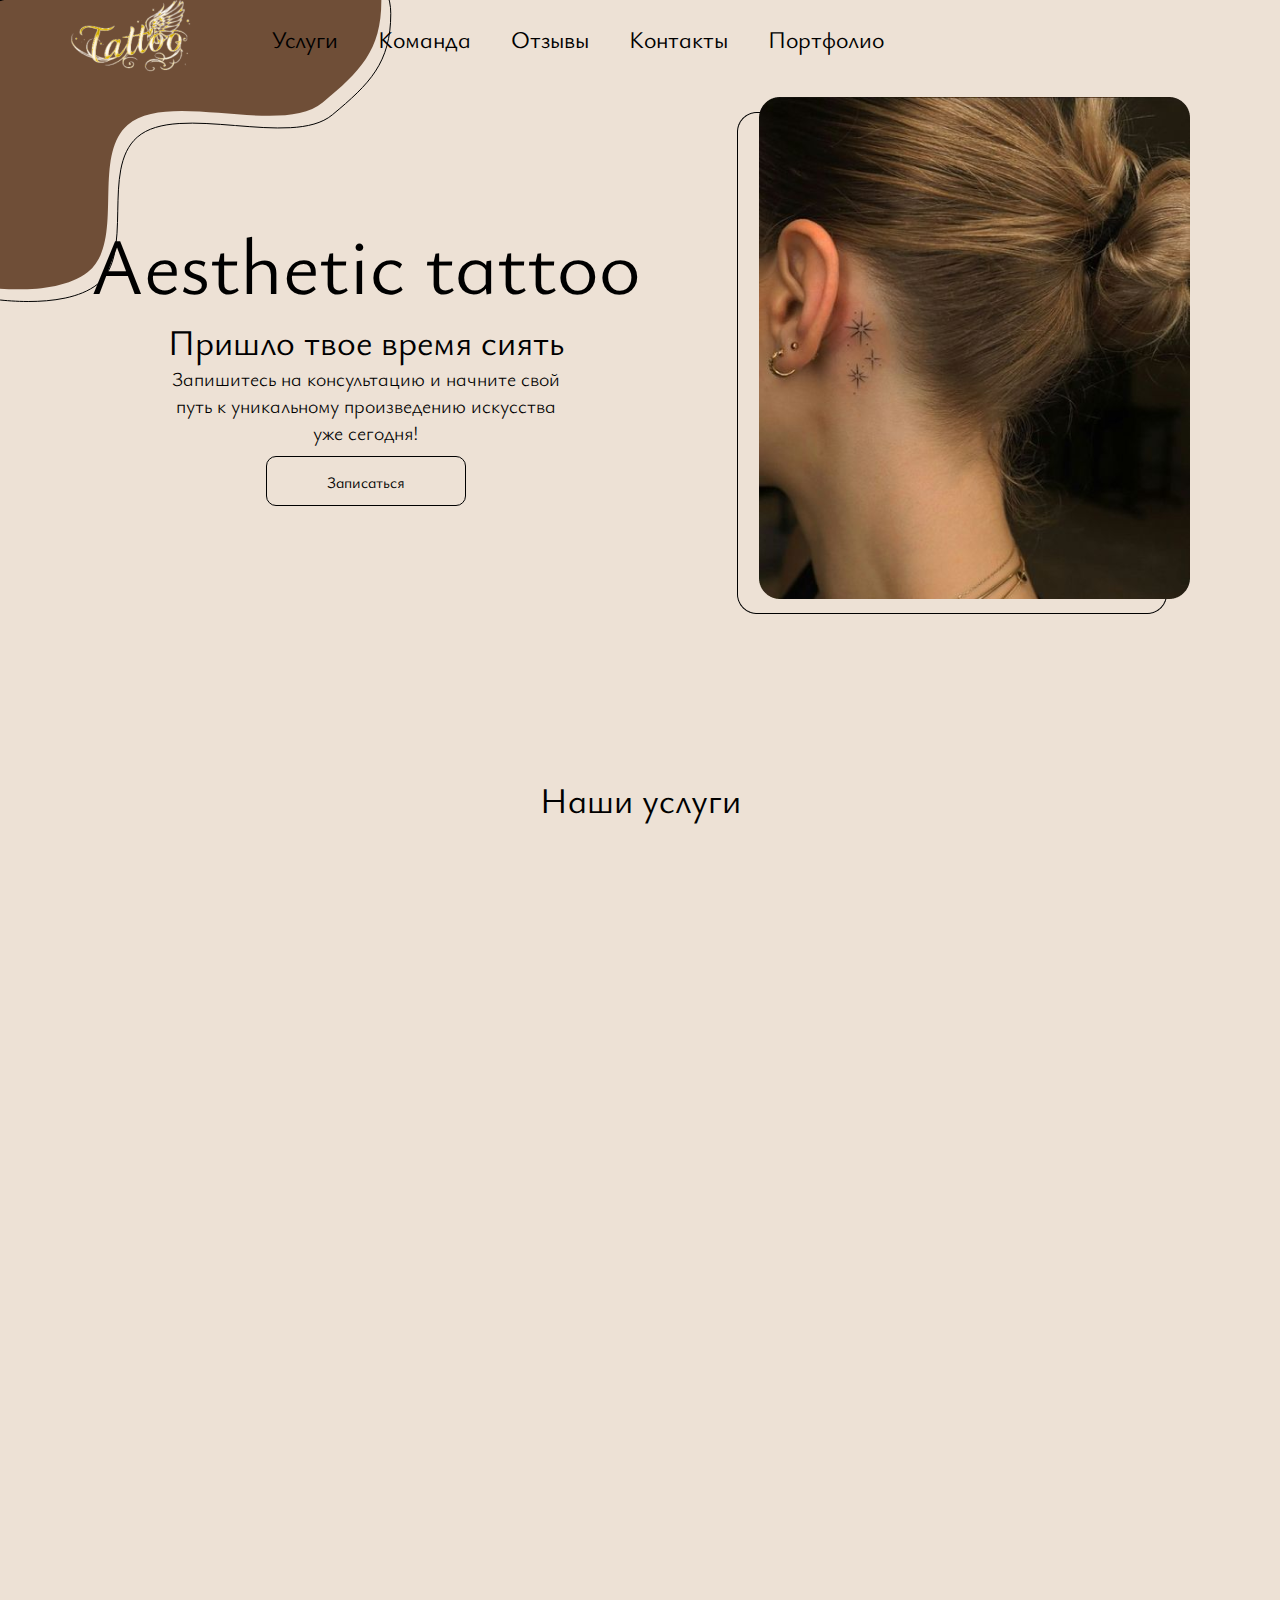
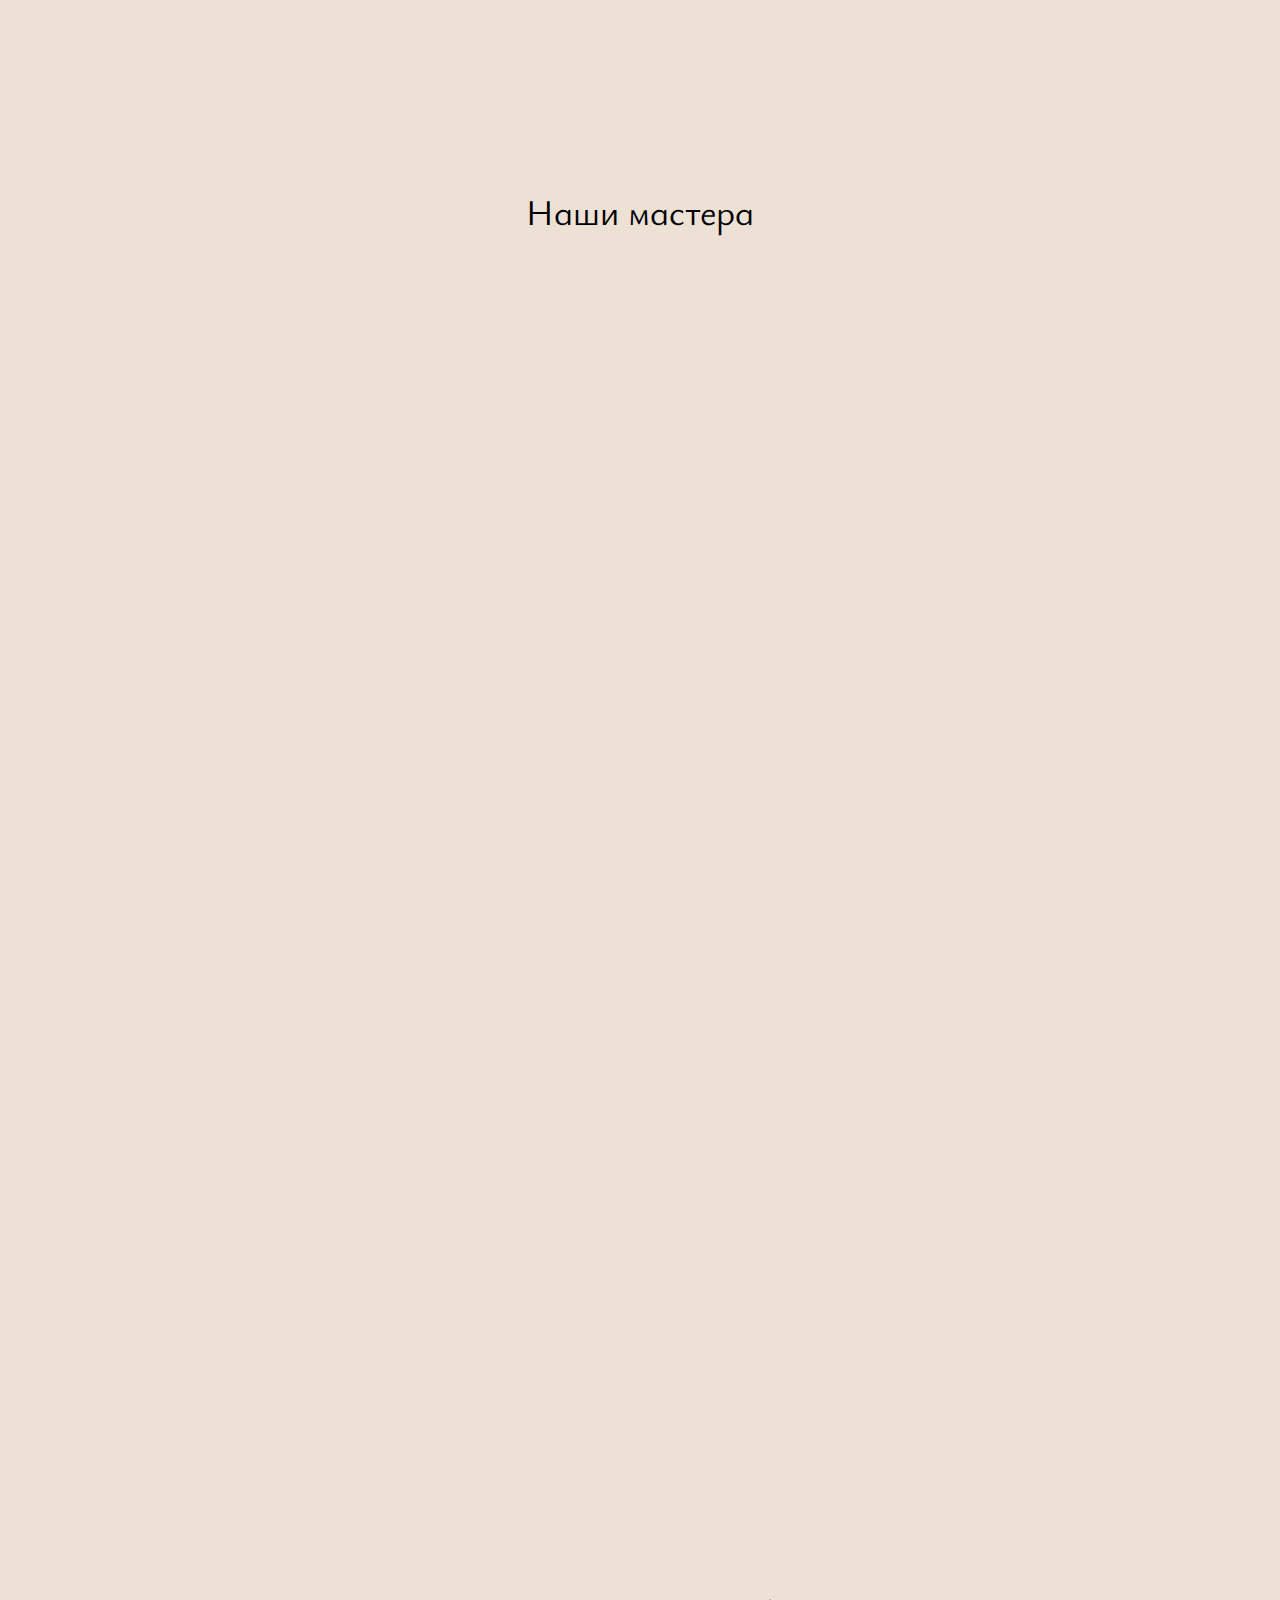
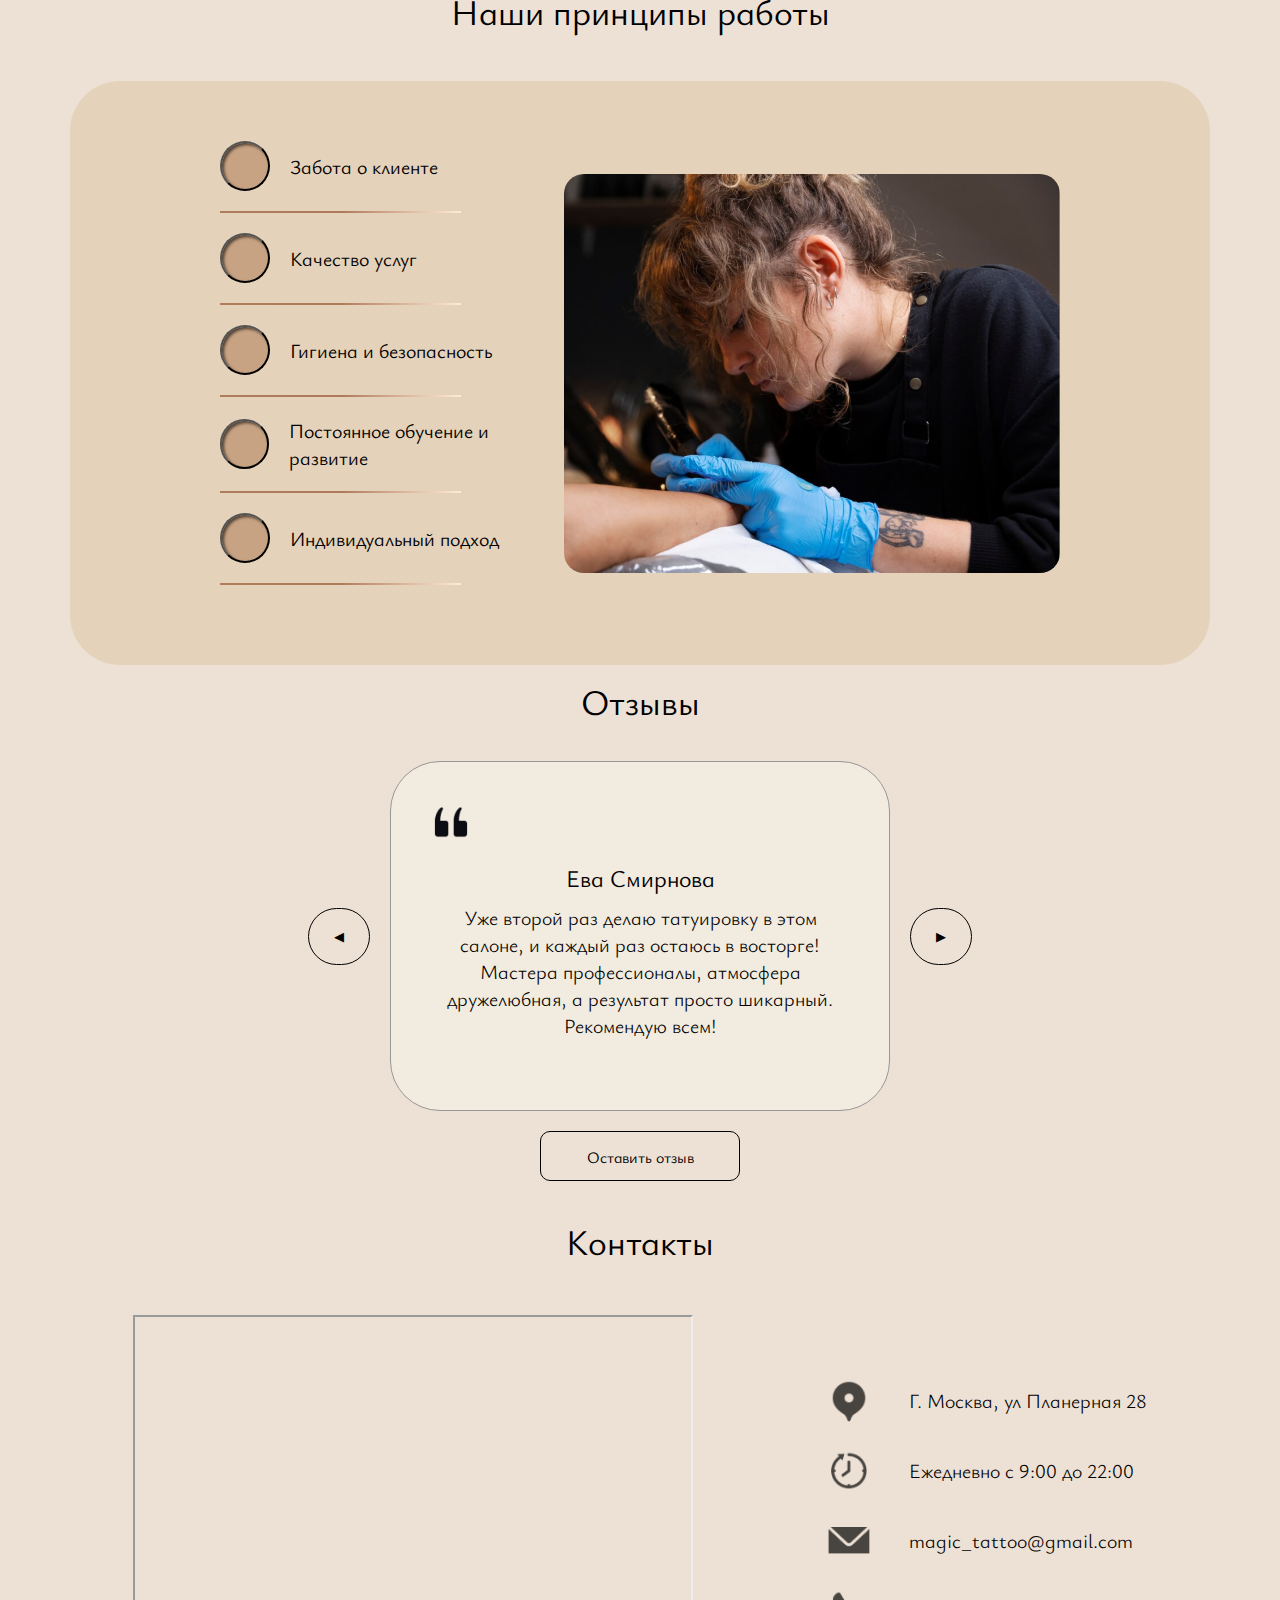
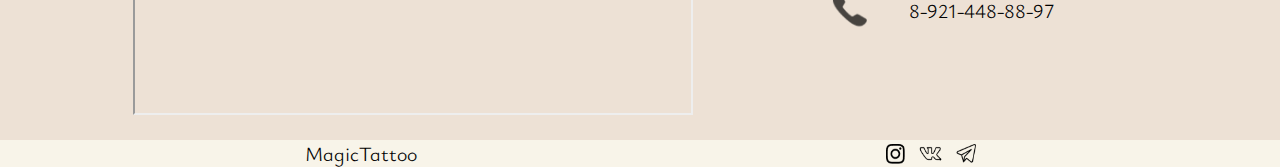
<file: index.html>
<!DOCTYPE html>
<html lang="en">

<head>
    <meta charset="UTF-8">
    <meta name="viewport" content="width=device-width, initial-scale=1.0">
    <title>Главная</title>
    <link rel="stylesheet" href="style.css">
</head>

<body>

    <section id="cover">
        <div class="detail_img">
            <img src="./images/detail.svg" alt="detail">
        </div>
        <div class="container">
            <header>
                <div class="burger">
                    <div class="logo">
                        <img src="./images/logo.png" alt="logotip">
                    </div>
                    <div class="mobile-nav">
                        <button class="burger-menu" onclick="toggleMenu()">☰</button>
                        <ul class="mobile-menu" id="mobileMenu">
                            <li><a href="#our_services">Услуги</a></li>
                            <li><a href="#our_masters">Команда</a></li>
                            <li><a href="#reviews">Отзывы</a></li>
                            <li><a href="#contacts">Контакты</a></li>
                            <li><a href="portfolio.html">Портфолио</a></li>
                        </ul>
                    </div>
                </div>

                <nav class="desktop-nav">
                    <ul>
                        <li class="menu"><a href="#our_services">Услуги</a></li>
                        <li class="menu"><a href="#our_masters">Команда</a></li>
                        <li class="menu"><a href="#reviews">Отзывы</a></li>
                        <li class="menu"><a href="#contacts">Контакты</a></li>
                        <li class="menu"><a href="portfolio.html">Портфолио</a></li>
                    </ul>
                </nav>

            </header>

            <script>
                function toggleMenu() {
                    const menu = document.getElementById('mobileMenu');
                    menu.classList.toggle('active');
                }
            </script>

            <div class="cover">
                <div class="coverDescription">
                    <div class="text-content">
                        <h1>Aesthetic tattoo</h1>
                        <h2>Пришло твое время сиять</h2>
                        <p>Запишитесь на консультацию и начните свой<br>путь к уникальному произведению искусства<br>уже
                            сегодня!</p>
                        <a href="registration.html" class="button">Записаться</a>
                    </div>
                    <div class="desktop_cover_image">
                        <img src="./images/foto1.png" alt="cover_foto">
                    </div>
                </div>
            </div>
        </div>
    </section>

    

    <section id="our_services">
        <div class="container">
            <div class="services">
                <h3>Наши услуги</h3>
                <div class="row">
                    <div class="service-item fade-in">
                        <img src="./images/about_1.png" alt="">
                        <hr class="divider1">
                        <p>Пирсинг</p>
                        <a href="more_detail4.html" class="button">Подробнее</a>
                    </div>
                    <div class="service-item fade-in">
                        <img src="./images/about_2.png" alt="">
                        <hr class="divider1">
                        <p>Снятие татуировки</p>
                        <a href="more_detail2.html" class="button">Подробнее</a>
                    </div>
                    <div class="service-item fade-in">
                        <img src="./images/about_3.png" alt="">
                        <hr class="divider1">
                        <p>Нанесение татуировки</p>
                        <a href="more_detail3.html" class="button">Подробнее</a>
                    </div>
                </div>
                <div class="row">
                    <div class="service-item fade-in">
                        <img src="./images/about_1.png" alt="">
                        <hr class="divider1">
                        <p>Консультация</p>
                        <a href="more_details.html" class="button">Подробнее</a>
                    </div>
                    <div class="service-item fade-in">
                        <img src="./images/about_2.png" alt="">
                        <hr class="divider1">
                        <p>Коррекция татуировки</p>
                        <a href="more_detail5.html" class="button">Подробнее</a>
                    </div>
                    <div class="service-item fade-in">
                        <img src="./images/about_3.png" alt="">
                        <hr class="divider1">
                        <p>Разработка эскизов</p>
                        <a href="more_detail6.html" class="button">Подробнее</a>
                    </div>
                </div>
            </div>
        </div>
    </section>
    
    <section id="our_masters">
        <div class="container">
            <h3>Наши мастера</h3>
            <div class="masters">
                <div class="master_1 fade-in">
                    <img src="./images/masters.png" alt="master1" class="master-image1">
                    <div class="master-info">
                        <h4>Марина Петрова</h4>
                        <h5>Тату-мастер</h5>
                        <p>Меня зовут Марина, и я профессиональный<br> тату мастер. Моя страсть — создавать<br>
                            уникальные и
                            значимые произведения<br> искусства на коже, которые отражают<br> индивидуальность каждого
                            клиента.
                        </p>
                        <a href="portfolio.html#portfolio_maria" class="button">Портфолио</a>
                    </div>
                </div>
                <div class="master_2 fade-in">
                    <div class="master-info">
                        <h4>Катерина Иванова</h4>
                        <h5>Тату-мастер</h5>
                        <p>Привет! Я Катерина, профессиональный<br> тату мастер. Моя цель — создать для вас<br>
                            татуировку,
                            которая станет частью вашей<br> истории. Мои татуировки отличаются<br> яркими цветами и
                            детальной
                            проработкой.
                        </p>
                        <a href="portfolio.html#portfolio_katerina" class="button">Портфолио</a>
                    </div>
                    <img src="./images/masters.png" alt="master1" class="master-image2">
                </div>
                <div class="master_1 fade-in">
                    <img src="./images/masters.png" alt="master1" class="master-image1">
                    <div class="master-info">
                        <h4>София Кузнецова</h4>
                        <h5>Пирсер</h5>
                        <p>Я София, мастер пирсинга.<br>Мой опыт — это гарантия качественного<br> и безопасного
                            пирсинга. Я
                            работаю в<br> различных стилях и всегда учитываю<br> пожелания клиентов.
                        </p>
                        <a href="portfolio.html#portfolio_sofia" class="button">Портфолио</a>
                    </div>
                </div>
            </div>
        </div>
    </section>

    <section id="work">
        <div class="container">
            <div class="title">
                <h3>Наши принципы работы</h3>
            </div>
            <div class="work_cont">
                <div class="work-content">
                    <div class="button-container">
                        <button class="btn btn-primary dropdown-button" onclick="toggleDropdown('content1')"></button>
                        <span class="button-text">Забота о клиенте</span>
                    </div>
                    <div id="content1" class="dropdown-content">
                        <p>В нашем тату-салоне мы придаем большое значение заботе о каждом клиенте. Мы понимаем, что
                            процесс нанесения татуировки может вызывать волнение, поэтому наши мастера всегда готовы
                            ответить на ваши вопросы и предложить индивидуальный подход.</p>
                    </div>
                    <hr class="divider">
                    <div class="button-container">
                        <button class="btn btn-primary dropdown-button" onclick="toggleDropdown('content2')"></button>
                        <span class="button-text">Качество услуг</span>
                    </div>
                    <div id="content2" class="dropdown-content">
                        <p>Наши мастера — это опытные профессионалы, которые используют только современные техники и
                            оборудование. Каждая татуировка создается с учетом ваших пожеланий и индивидуальных
                            особенностей.</p>
                    </div>
                    <hr class="divider">
                    <div class="button-container">
                        <button class="btn btn-primary dropdown-button" onclick="toggleDropdown('content3')"></button>
                        <span class="button-text">Гигиена и безопасность</span>
                    </div>
                    <div id="content3" class="dropdown-content">
                        <p>Мы строго соблюдаем все нормы стерильности: используем одноразовые инструменты, дезинфицируем
                            рабочие поверхности и следим за чистотой помещения.</p>
                    </div>
                    <hr class="divider">
                    <div class="button-container">
                        <button class="btn btn-primary dropdown-button" onclick="toggleDropdown('content4')"></button>
                        <span class="button-text">Постоянное обучение и развитие</span>
                    </div>
                    <div id="content4" class="dropdown-content">
                        <p>Регулярные тренинги и мастер-классы помогают нам быть в курсе последних тенденций в мире
                            татуировок и обеспечивать нашим клиентам самые актуальные и качественные услуги. Мы
                            стремимся к совершенству в каждой детали.</p>
                    </div>
                    <hr class="divider">
                    <div class="button-container">
                        <button class="btn btn-primary dropdown-button" onclick="toggleDropdown('content5')"></button>
                        <span class="button-text">Индивидуальный подход</span>
                    </div>
                    <div id="content5" class="dropdown-content">
                        <p>Мы учитываем ваши предпочтения, стиль жизни и личные пожелания, чтобы создать татуировку,
                            которая будет отражать вашу индивидуальность.</p>
                    </div>
                    <hr class="divider">
                </div>
                <img src="./images/work.png" alt="" class="work-image">
            </div>
        </div>
    </section>

    <script>
        function toggleDropdown(id) {
            const content = document.getElementById(id);
            // Toggle display property
            if (content.style.display === "block") {
                content.style.display = "none";
            } else {
                content.style.display = "block";
            }
        }
    </script>




    <section id="reviews">
        <div class="container">
            <h3>Отзывы</h3>

            <div class="reviews-container">

                <button class="nav-button" id="prevButton">◀</button>

                <div class="review" id="review1">
                    <div class="review-content">
                        <img src="./images/Quote Left.png" alt="">
                        <h6>Ева Смирнова</h6>
                        <p>Уже второй раз делаю татуировку в этом салоне, и каждый раз остаюсь в восторге! Мастера
                            профессионалы, атмосфера дружелюбная, а результат просто шикарный. Рекомендую всем!</p>
                    </div>
                </div>

                <div class="review" id="review2" style="display: none;">
                    <div class="review-content">
                        <img src="./images/Quote Left.png" alt="">
                        <h6>Ксения Ваниловна</h6>
                        <p>Сделала пирсинг уха и осталась очень довольна! Мастер был внимателен и аккуратен, всё
                            объяснил и
                            помог выбрать украшение. Обязательно вернусь за новой татуировкой!</p>
                    </div>
                </div>

                <div class="review" id="review3" style="display: none;">
                    <div class="review-content">
                        <img src="./images/Quote Left.png" alt="">
                        <h6>Анастасия Кузнецова</h6>
                        <p>Тату-салон с отличной репутацией! Здесь работают настоящие художники. Я пришёл с идеей, и они
                            помогли её реализовать на высшем уровне. Очень рекомендую!</p>
                    </div>
                </div>

                <div class="review" id="review4" style="display: none;">
                    <div class="review-content">
                        <img src="./images/Quote Left.png" alt="">
                        <h6>Дарья Соколова</h6>
                        <p>Пирсинг в этом салоне — это не просто процедура, а целый ритуал! Внимательное отношение и
                            профессионализм мастеров сделали мой опыт комфортным и приятным. Спасибо за классный
                            результат!
                        </p>
                    </div>
                </div>
                <button class="nav-button" id="nextButton">▶</button>
            </div>

            <div class="leave-review-container">
                <a href="reviews_2.html" class="button">Оставить отзыв</a>
            </div>
        </div>
    </section>



    <script>
        let currentReview = 0;
        const reviews = document.querySelectorAll('.review');

        function updateReviews() {
            // Скрываем все отзывы
            reviews.forEach(review => {
                review.style.display = 'none';
            });

            // Показываем текущий отзыв
            reviews[currentReview].style.display = 'block';
        }

        document.getElementById('prevButton').addEventListener('click', () => {
            if (currentReview > 0) {
                currentReview--;
                updateReviews();
            }
        });

        document.getElementById('nextButton').addEventListener('click', () => {
            if (currentReview < reviews.length - 1) {
                currentReview++;
                updateReviews();
            }
        });

        // Инициализация: показываем первый отзыв
        updateReviews();
    </script>



    <section id="contacts">

        <div class="container">
            <h3>Контакты</h3>
            <div class="contacts_all">
                <div style="position:relative;overflow:hidden;"><a
                        href="https://yandex.ru/maps/213/moscow/?utm_medium=mapframe&utm_source=maps"
                        style="color:#eee;font-size:12px;position:absolute;top:0px;"></a><a
                        href="https://yandex.ru/maps/213/moscow/house/planernaya_ulitsa_12/Z04YcgRnS0IGQFtvfXR3cXlgYA==/?ll=37.437340%2C55.860565&utm_medium=mapframe&utm_source=maps&z=18.15"
                        style="color:#eee;font-size:12px;position:absolute;top:14px;">
                    </a><iframe
                        src="https://yandex.ru/map-widget/v1/?ll=37.437340%2C55.860565&mode=search&ol=geo&ouri=ymapsbm1%3A%2F%2Fgeo%3Fdata%3DCgg1Njc4ODU4MBI90KDQvtGB0YHQuNGPLCDQnNC-0YHQutCy0LAsINCf0LvQsNC90LXRgNC90LDRjyDRg9C70LjRhtCwLCAxMiIKDcS_FUIVMHFfQg%2C%2C&z=18.15"
                        width="560" height="400" frameborder="1" allowfullscreen="true"
                        style="position:relative;"></iframe>
                </div>

                <div class="contacts_description">
                    <div class="contact_item">
                        <img src="./images/Location.png" alt="">
                        <p>Г. Москва, ул Планерная 28</p>
                    </div>
                    <div class="contact_item">
                        <img src="./images/Future.png" alt="">
                        <p>Ежедневно с 9:00 до 22:00</p>
                    </div>
                    <div class="contact_item">
                        <img src="./images/Email.png" alt="">
                        <p>magic_tattoo@gmail.com</p>
                    </div>
                    <div class="contact_item">
                        <img src="./images/Phone.png" alt="">
                        <p>8-921-448-88-97</p>
                    </div>
                </div>

            </div>
        </div>
    </section>


    <section id="footer">
        <footer>
            <div class="container">
                <div class="footer_desc">
                    <p>MagicTattoo</p>
                    <img src="./images/Group 26.png" alt="">

                </div>

            </div>



        </footer>
    </section>

<script>
    document.addEventListener("DOMContentLoaded", function () {
        const fadeElements = document.querySelectorAll('.fade-in');
    
        function checkFade() {
            fadeElements.forEach(element => {
                const elementTop = element.getBoundingClientRect().top;
                const windowHeight = window.innerHeight;
    
                if (elementTop < windowHeight - 100) {
                    element.classList.add('active');
                } else {
                    element.classList.remove('active');
                }
            });
        }
    
        window.addEventListener('scroll', checkFade);
        window.addEventListener('resize', checkFade);
    
        // Инициализация
        checkFade();
    });

</script>
    
</body>

</html>
</file>
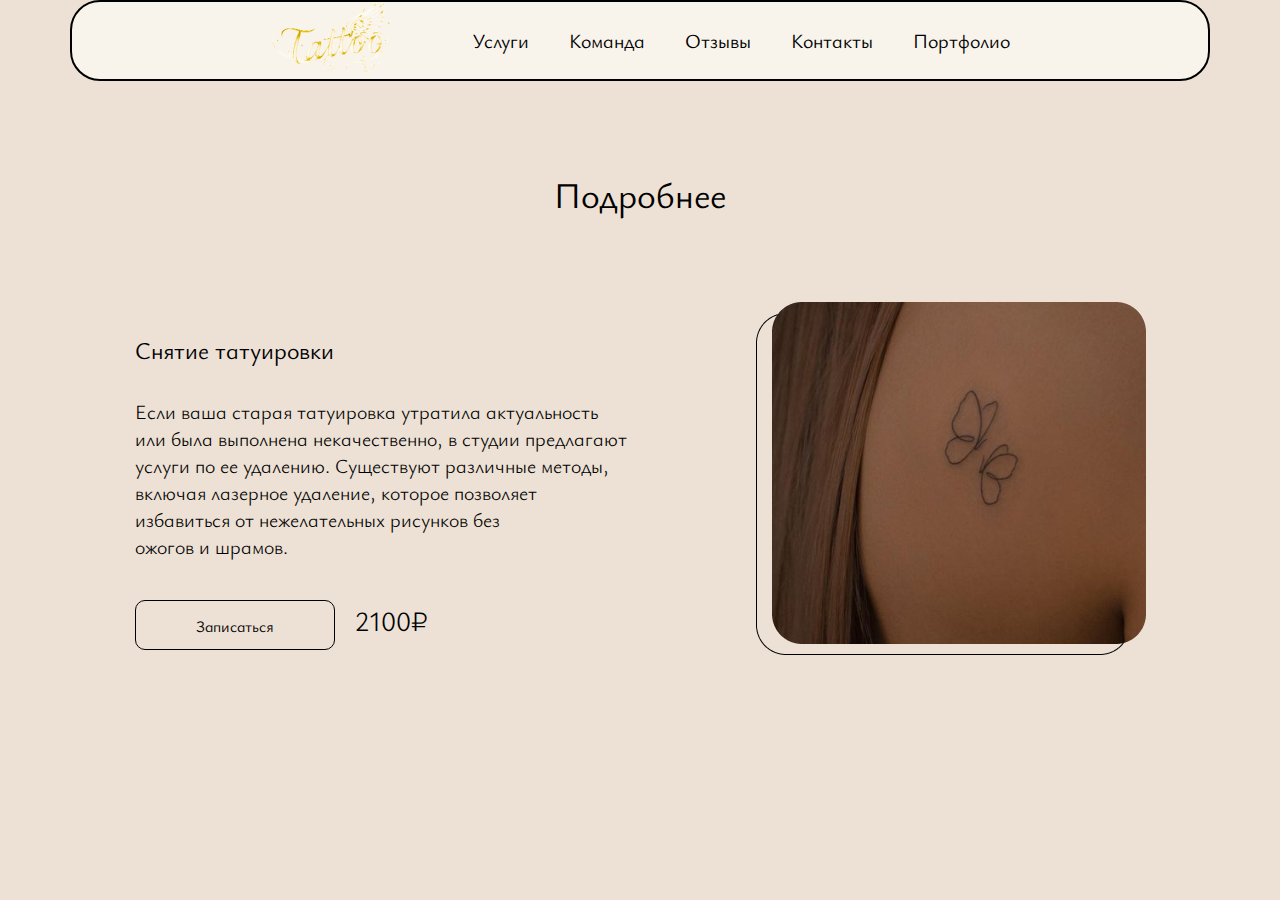
<file: more_detail2.html>
<!DOCTYPE html>
<html lang="en">

<head>
    <meta charset="UTF-8">
    <meta name="viewport" content="width=device-width, initial-scale=1.0">
    <title>Document</title>
    <link rel="stylesheet" href="style.css">

</head>

<body>
    <section id="registration">
        <div class="container">
            <header>
                <div class="burger">
                    <div class="logo">
                        <img src="./images/logo.png" alt="logotip">
                    </div>
                    <div class="mobile-nav">
                        <button class="burger-menu" onclick="toggleMenu()">☰</button>
                        <ul class="mobile-menu" id="mobileMenu">
                            <li><a href="index.html#our_services">Услуги</a></li>
                            <li><a href="index.html#our_masters">Команда</a></li>
                            <li><a href="index.html#reviews">Отзывы</a></li>
                            <li><a href="index.html#contacts">Контакты</a></li>
                            <li><a href="index.htmlportfolio.html">Портфолио</a></li>
                        </ul>
                    </div>
                </div>

                <nav class="desktop-nav">
                    <ul>
                        <li class="menu"><a href="index.html#our_services">Услуги</a></li>
                        <li class="menu"><a href="index.html#our_masters">Команда</a></li>
                        <li class="menu"><a href="index.html#reviews">Отзывы</a></li>
                        <li class="menu"><a href="index.html#contacts">Контакты</a></li>
                        <li class="menu"><a href="portfolio.html#portfolio">Портфолио</a></li>
                    </ul>
                </nav>

            </header>

            <script>
                function toggleMenu() {
                    const menu = document.getElementById('mobileMenu');
                    menu.classList.toggle('active');
                }
            </script>
        </div>
    </section>

    <section class="more_details">
        <div class="more">
            <div class="container">
                <h6>Подробнее</h6>
    
                <div class="content">
                    <img src="./images/more.png" alt="" class="mobile_img_more">
                    <div class="text">
                        <h4>Снятие татуировки</h4>
                        <p>Если ваша старая татуировка утратила актуальность<br> или была выполнена некачественно, в
                            студии
                            предлагают<br> услуги по ее удалению. Существуют различные методы,<br> включая лазерное
                            удаление,
                            которое позволяет<br> избавиться от нежелательных рисунков без<br> ожогов и шрамов.</p>
                        <div class="price_button">
                            <a href="registration.html" class="button">Записаться</a>
                            <p>2100₽</p>
                        </div>

                    </div>
                    <img src="./images/more.png" alt="" class="desktop_img_more" >
                   
                </div>


            </div>
        </div>
    </section>

</body>

</html>
</file>
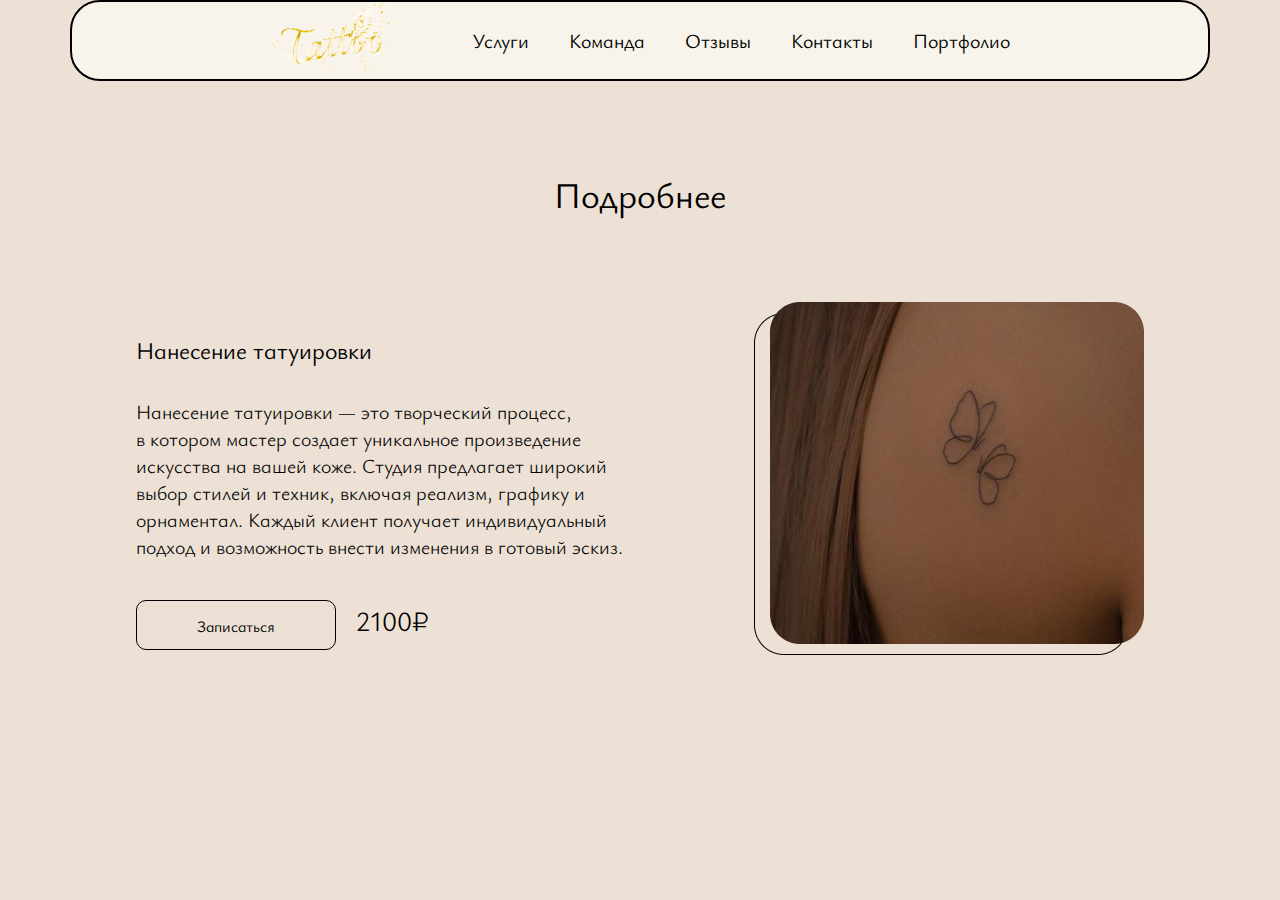
<file: more_detail3.html>
<!DOCTYPE html>
<html lang="en">

<head>
    <meta charset="UTF-8">
    <meta name="viewport" content="width=device-width, initial-scale=1.0">
    <title>Document</title>
    <link rel="stylesheet" href="style.css">

</head>

<body>
    <section id="registration">
        <div class="container">
            <header>
                <div class="burger">
                    <div class="logo">
                        <img src="./images/logo.png" alt="logotip">
                    </div>
                    <div class="mobile-nav">
                        <button class="burger-menu" onclick="toggleMenu()">☰</button>
                        <ul class="mobile-menu" id="mobileMenu">
                            <li><a href="index.html#our_services">Услуги</a></li>
                            <li><a href="index.html#our_masters">Команда</a></li>
                            <li><a href="index.html#reviews">Отзывы</a></li>
                            <li><a href="index.html#contacts">Контакты</a></li>
                            <li><a href="index.htmlportfolio.html">Портфолио</a></li>
                        </ul>
                    </div>
                </div>

                <nav class="desktop-nav">
                    <ul>
                        <li class="menu"><a href="index.html#our_services">Услуги</a></li>
                        <li class="menu"><a href="index.html#our_masters">Команда</a></li>
                        <li class="menu"><a href="index.html#reviews">Отзывы</a></li>
                        <li class="menu"><a href="index.html#contacts">Контакты</a></li>
                        <li class="menu"><a href="portfolio.html#portfolio">Портфолио</a></li>
                    </ul>
                </nav>

            </header>

            <script>
                function toggleMenu() {
                    const menu = document.getElementById('mobileMenu');
                    menu.classList.toggle('active');
                }
            </script>
        </div>
    </section>

    <section class="more_details">
        <div class="more">
            <div class="container">
                <h6>Подробнее</h6>

                <div class="content">
                    <img src="./images/more.png" alt="" class="mobile_img_more">
                    <div class="text">
                        <h4>Нанесение татуировки</h4>
                        <p>Нанесение татуировки — это творческий процесс,<br> в котором мастер создает уникальное
                            произведение<br> искусства на вашей коже. Студия предлагает широкий<br> выбор стилей и техник,
                            включая реализм, графику и<br> орнаментал. Каждый клиент получает индивидуальный<br> подход и
                            возможность внести изменения в готовый эскиз.</p>

                        <div class="price_button">
                            <a href="registration.html" class="button">Записаться</a>
                            <p>2100₽</p>
                        </div>

                    </div>

                    <img src="./images/more.png" alt="" class="desktop_img_more" >
                </div>


            </div>
        </div>
    </section>


    
</body>

</html>
</file>
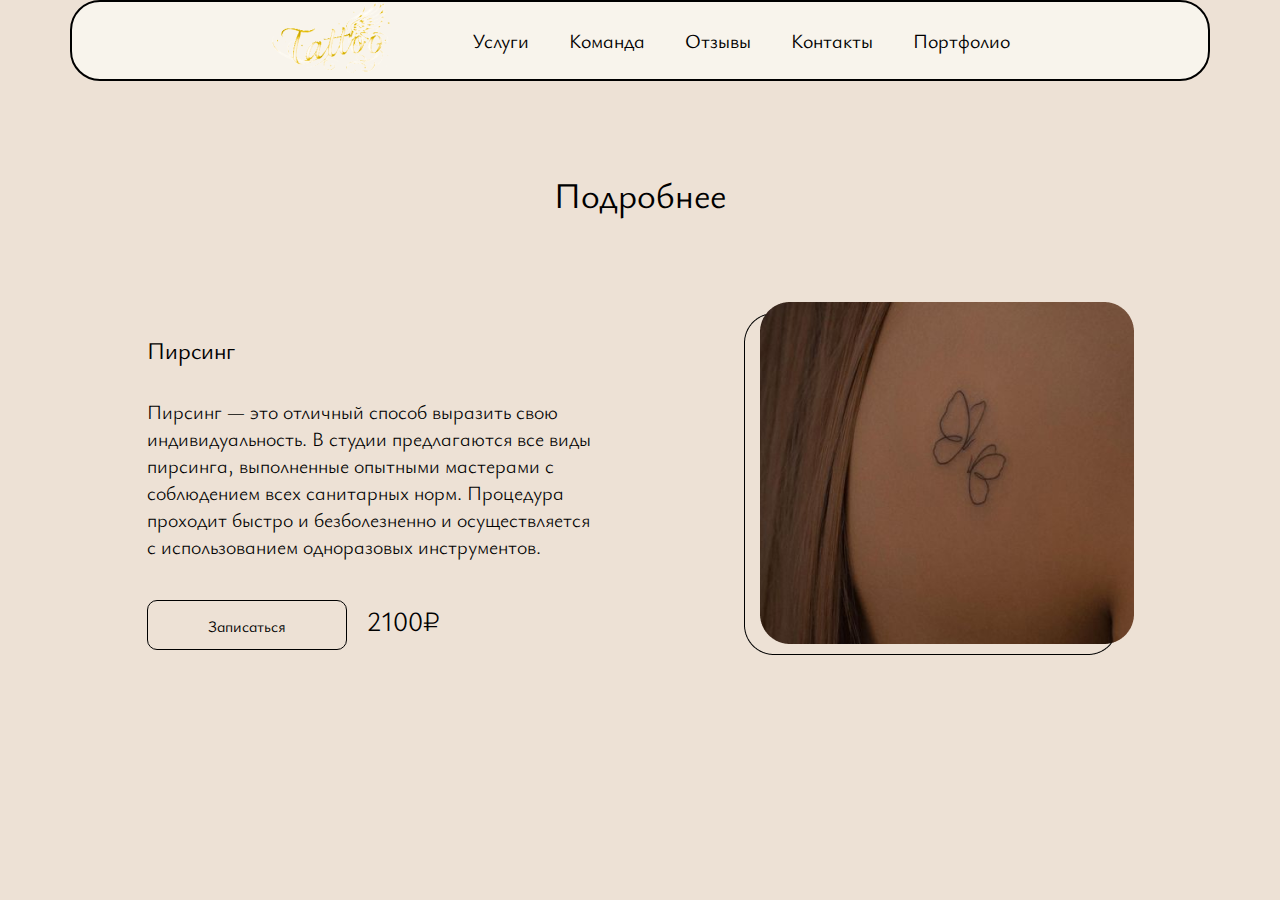
<file: more_detail4.html>
<!DOCTYPE html>
<html lang="en">

<head>
    <meta charset="UTF-8">
    <meta name="viewport" content="width=device-width, initial-scale=1.0">
    <title>Document</title>
    <link rel="stylesheet" href="style.css">

</head>

<body>
    <section id="registration">
        <div class="container">
            <header>
                <div class="burger">
                    <div class="logo">
                        <img src="./images/logo.png" alt="logotip">
                    </div>
                    <div class="mobile-nav">
                        <button class="burger-menu" onclick="toggleMenu()">☰</button>
                        <ul class="mobile-menu" id="mobileMenu">
                            <li><a href="index.html#our_services">Услуги</a></li>
                            <li><a href="index.html#our_masters">Команда</a></li>
                            <li><a href="index.html#reviews">Отзывы</a></li>
                            <li><a href="index.html#contacts">Контакты</a></li>
                            <li><a href="index.htmlportfolio.html">Портфолио</a></li>
                        </ul>
                    </div>
                </div>

                <nav class="desktop-nav">
                    <ul>
                        <li class="menu"><a href="index.html#our_services">Услуги</a></li>
                        <li class="menu"><a href="index.html#our_masters">Команда</a></li>
                        <li class="menu"><a href="index.html#reviews">Отзывы</a></li>
                        <li class="menu"><a href="index.html#contacts">Контакты</a></li>
                        <li class="menu"><a href="portfolio.html#portfolio">Портфолио</a></li>
                    </ul>
                </nav>

            </header>

            <script>
                function toggleMenu() {
                    const menu = document.getElementById('mobileMenu');
                    menu.classList.toggle('active');
                }
            </script>
        </div>
    </section>

    <section class="more_details">
        <div class="more">
            <div class="container">
                <h6>Подробнее</h6>

                <div class="content">
                    <img src="./images/more.png" alt="" class="mobile_img_more">
                    <div class="text">
                        <h4>Пирсинг</h4>
                        <p>Пирсинг — это отличный способ выразить свою<br> индивидуальность. В студии предлагаются все виды<br>
                            пирсинга, выполненные опытными мастерами с <br>соблюдением всех санитарных норм. Процедура<br>
                            проходит быстро и безболезненно и осуществляется <br>с использованием одноразовых
                            инструментов.</p>

                        <div class="price_button">
                            <a href="registration.html" class="button">Записаться</a>
                            <p>2100₽</p>
                        </div>

                    </div>

                    <img src="./images/more.png" alt="" class="desktop_img_more" >
                </div>


            </div>
        </div>
    </section>

  
   
</body>

</html>
</file>
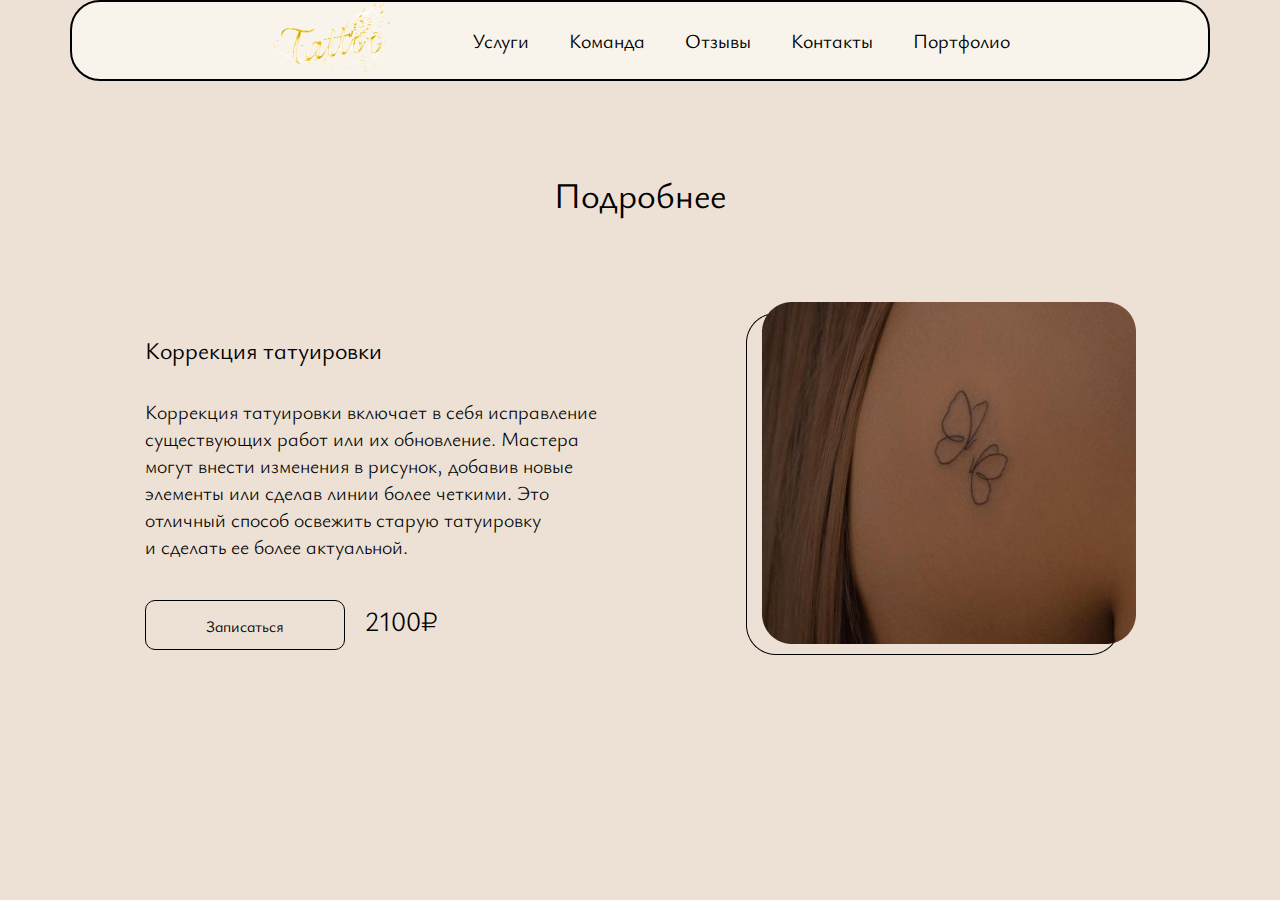
<file: more_detail5.html>
<!DOCTYPE html>
<html lang="en">

<head>
    <meta charset="UTF-8">
    <meta name="viewport" content="width=device-width, initial-scale=1.0">
    <title>Document</title>
    <link rel="stylesheet" href="style.css">

</head>

<body>
    <section id="registration">
        <div class="container">
            <header>
                <div class="burger">
                    <div class="logo">
                        <img src="./images/logo.png" alt="logotip">
                    </div>
                    <div class="mobile-nav">
                        <button class="burger-menu" onclick="toggleMenu()">☰</button>
                        <ul class="mobile-menu" id="mobileMenu">
                            <li><a href="index.html#our_services">Услуги</a></li>
                            <li><a href="index.html#our_masters">Команда</a></li>
                            <li><a href="index.html#reviews">Отзывы</a></li>
                            <li><a href="index.html#contacts">Контакты</a></li>
                            <li><a href="index.htmlportfolio.html">Портфолио</a></li>
                        </ul>
                    </div>
                </div>

                <nav class="desktop-nav">
                    <ul>
                        <li class="menu"><a href="index.html#our_services">Услуги</a></li>
                        <li class="menu"><a href="index.html#our_masters">Команда</a></li>
                        <li class="menu"><a href="index.html#reviews">Отзывы</a></li>
                        <li class="menu"><a href="index.html#contacts">Контакты</a></li>
                        <li class="menu"><a href="portfolio.html#portfolio">Портфолио</a></li>
                    </ul>
                </nav>

            </header>

            <script>
                function toggleMenu() {
                    const menu = document.getElementById('mobileMenu');
                    menu.classList.toggle('active');
                }
            </script>
        </div>
    </section>

    <section class="more_details">
        <div class="more">
            <div class="container">
                <h6>Подробнее</h6>

                <div class="content">
                    <img src="./images/more.png" alt="" class="mobile_img_more">
                    <div class="text">
                        <h4>Коррекция татуировки</h4>
                        <p>Коррекция татуировки включает в себя исправление<br> существующих работ или их обновление.
                            Мастера<br> могут внести изменения в рисунок, добавив новые<br> элементы или сделав линии более
                            четкими. Это <br>отличный способ освежить старую татуировку<br> и сделать ее более актуальной.</p>

                        <div class="price_button">
                            <a href="registration.html" class="button">Записаться</a>
                            <p>2100₽</p>
                        </div>

                    </div>

                    <img src="./images/more.png" alt="" class="desktop_img_more" >
                </div>


            </div>
        </div>
    </section>

    
</body>

</html>
</file>
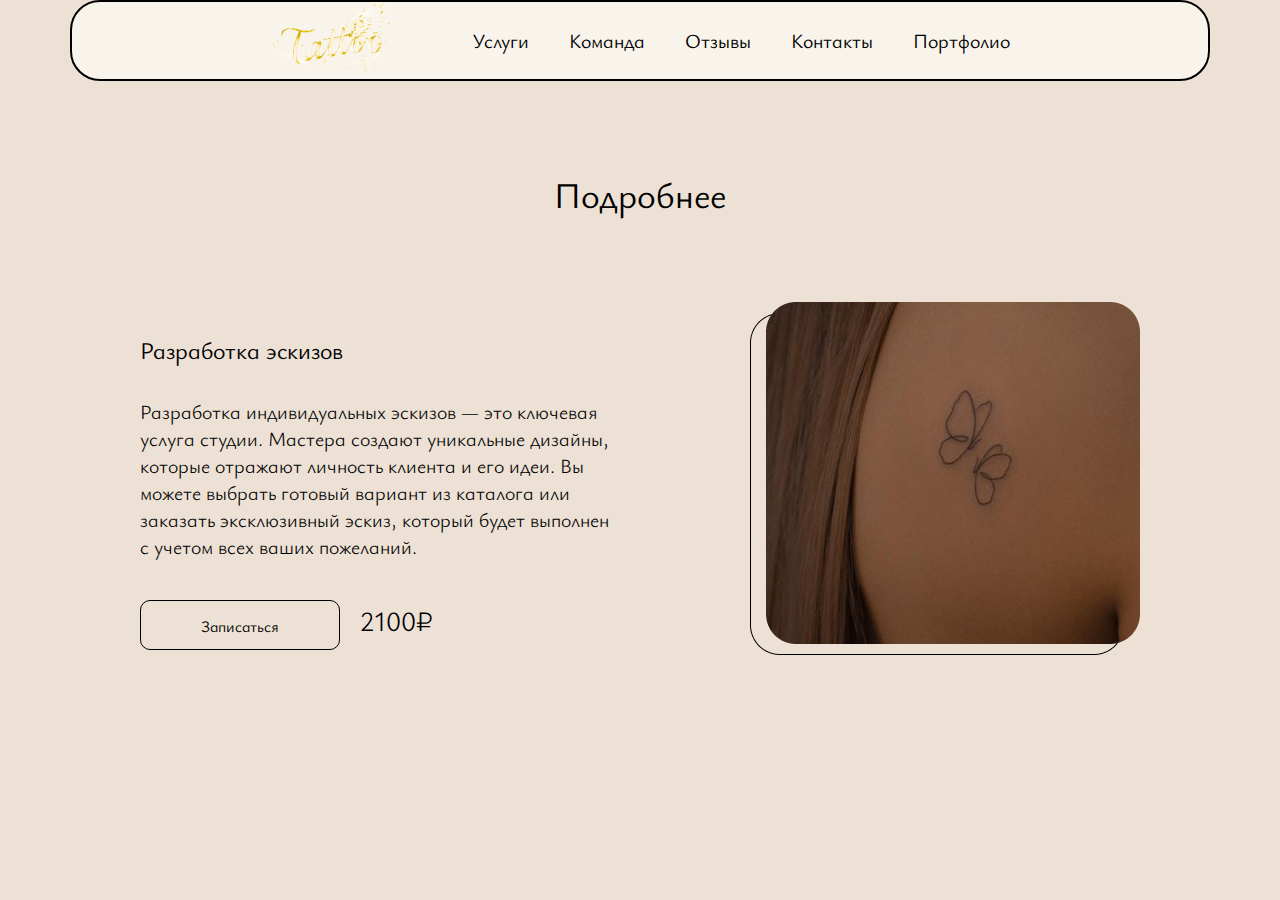
<file: more_detail6.html>
<!DOCTYPE html>
<html lang="en">

<head>
    <meta charset="UTF-8">
    <meta name="viewport" content="width=device-width, initial-scale=1.0">
    <title>Document</title>
    <link rel="stylesheet" href="style.css">

</head>

<body>
    <section id="registration">
        <div class="container">
            <header>
                <div class="burger">
                    <div class="logo">
                        <img src="./images/logo.png" alt="logotip">
                    </div>
                    <div class="mobile-nav">
                        <button class="burger-menu" onclick="toggleMenu()">☰</button>
                        <ul class="mobile-menu" id="mobileMenu">
                            <li><a href="index.html#our_services">Услуги</a></li>
                            <li><a href="index.html#our_masters">Команда</a></li>
                            <li><a href="index.html#reviews">Отзывы</a></li>
                            <li><a href="index.html#contacts">Контакты</a></li>
                            <li><a href="index.htmlportfolio.html">Портфолио</a></li>
                        </ul>
                    </div>
                </div>

                <nav class="desktop-nav">
                    <ul>
                        <li class="menu"><a href="index.html#our_services">Услуги</a></li>
                        <li class="menu"><a href="index.html#our_masters">Команда</a></li>
                        <li class="menu"><a href="index.html#reviews">Отзывы</a></li>
                        <li class="menu"><a href="index.html#contacts">Контакты</a></li>
                        <li class="menu"><a href="portfolio.html#portfolio">Портфолио</a></li>
                    </ul>
                </nav>

            </header>

            <script>
                function toggleMenu() {
                    const menu = document.getElementById('mobileMenu');
                    menu.classList.toggle('active');
                }
            </script>
        </div>
    </section>

    <section class="more_details">
        <div class="more">
            <div class="container">
                <h6>Подробнее</h6>

                <div class="content">
                    <img src="./images/more.png" alt="" class="mobile_img_more">
                    <div class="text">
                        <h4>Разработка эскизов</h4>
                        <p>Разработка индивидуальных эскизов — это ключевая<br> услуга студии. Мастера создают
                            уникальные
                            дизайны,<br> которые отражают личность клиента и его идеи. Вы<br> можете выбрать готовый
                            вариант из
                            каталога или<br> заказать эксклюзивный эскиз, который будет выполнен<br> с учетом всех ваших
                            пожеланий.</p>

                        <div class="price_button">
                            <a href="registration.html" class="button">Записаться</a>
                            <p>2100₽</p>
                        </div>

                    </div>

                    <img src="./images/more.png" alt="" class="desktop_img_more" >
                </div>


            </div>
        </div>
    </section>

    
</body>

</html>
</file>
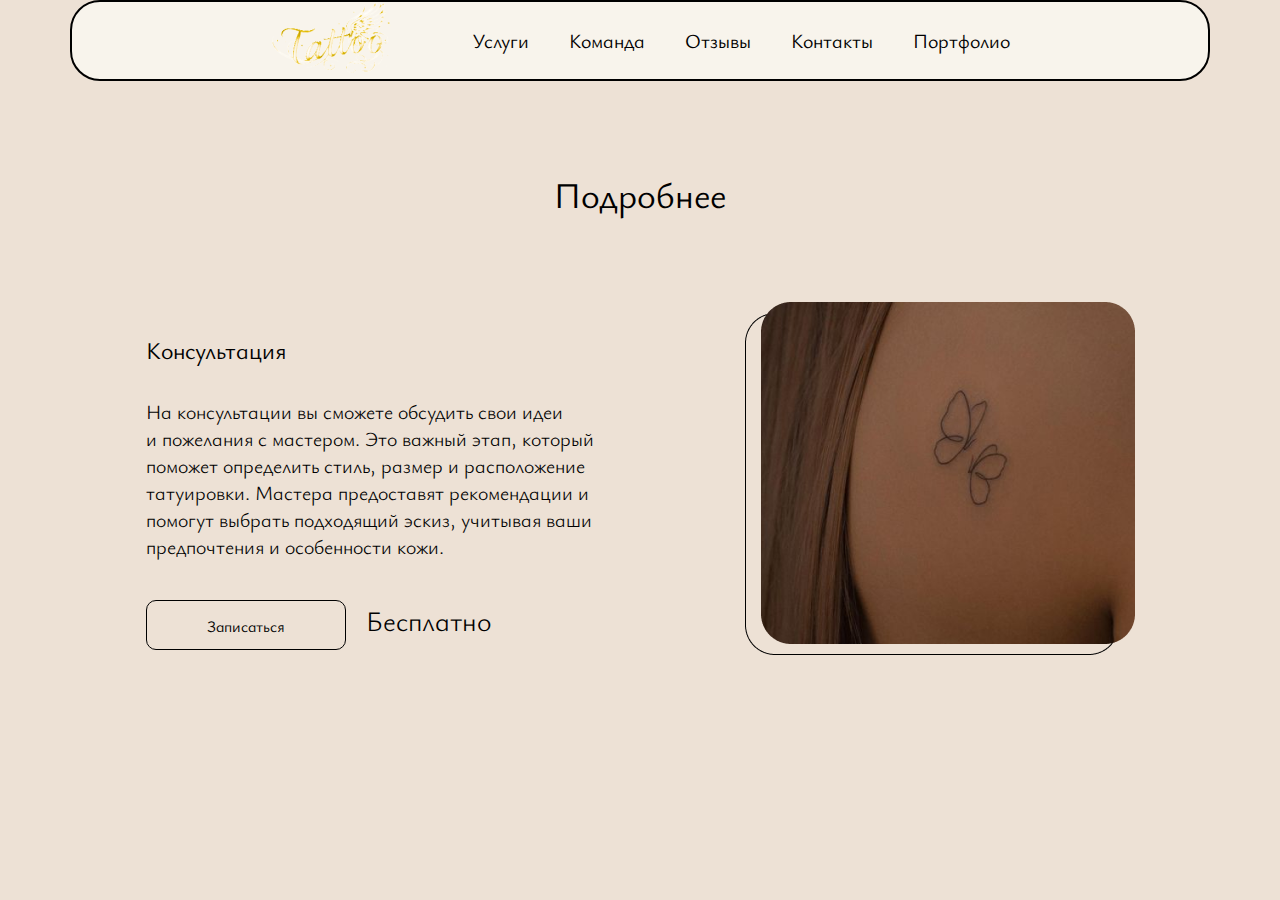
<file: more_details.html>
<!DOCTYPE html>
<html lang="en">

<head>
    <meta charset="UTF-8">
    <meta name="viewport" content="width=device-width, initial-scale=1.0">
    <title>Document</title>
    <link rel="stylesheet" href="style.css">

</head>

<body>
    <section id="registration">
        <div class="container">
            <header>
                <div class="burger">
                    <div class="logo">
                        <img src="./images/logo.png" alt="logotip">
                    </div>
                    <div class="mobile-nav">
                        <button class="burger-menu" onclick="toggleMenu()">☰</button>
                        <ul class="mobile-menu" id="mobileMenu">
                            <li><a href="index.html#our_services">Услуги</a></li>
                            <li><a href="index.html#our_masters">Команда</a></li>
                            <li><a href="index.html#reviews">Отзывы</a></li>
                            <li><a href="index.html#contacts">Контакты</a></li>
                            <li><a href="index.htmlportfolio.html">Портфолио</a></li>
                        </ul>
                    </div>
                </div>

                <nav class="desktop-nav">
                    <ul>
                        <li class="menu"><a href="index.html#our_services">Услуги</a></li>
                        <li class="menu"><a href="index.html#our_masters">Команда</a></li>
                        <li class="menu"><a href="index.html#reviews">Отзывы</a></li>
                        <li class="menu"><a href="index.html#contacts">Контакты</a></li>
                        <li class="menu"><a href="portfolio.html#portfolio">Портфолио</a></li>
                    </ul>
                </nav>

            </header>

            <script>
                function toggleMenu() {
                    const menu = document.getElementById('mobileMenu');
                    menu.classList.toggle('active');
                }
            </script>
        </div>
    </section>

    <section class="more_details">
        <div class="more">
            <div class="container">
                <h6>Подробнее</h6>

                <div class="content">
                    <img src="./images/more.png" alt="" class="mobile_img_more">
                    <div class="text">
                        <h4>Консультация</h4>
                        <p>На консультации вы сможете обсудить свои идеи<br> и пожелания с мастером. Это важный этап,
                            который<br>
                            поможет определить стиль, размер и расположение <br> татуировки. Мастера предоставят
                            рекомендации
                            и<br>
                            помогут выбрать подходящий эскиз, учитывая ваши <br> предпочтения и особенности кожи.</p>

                        <div class="price_button">
                            <a href="registration.html" class="button">Записаться</a>
                            <p>Бесплатно</p>
                        </div>

                    </div>

                    <img src="./images/more.png" alt="" class="desktop_img_more" >
                </div>


            </div>
        </div>
    </section>

   
</body>

</html>
</file>
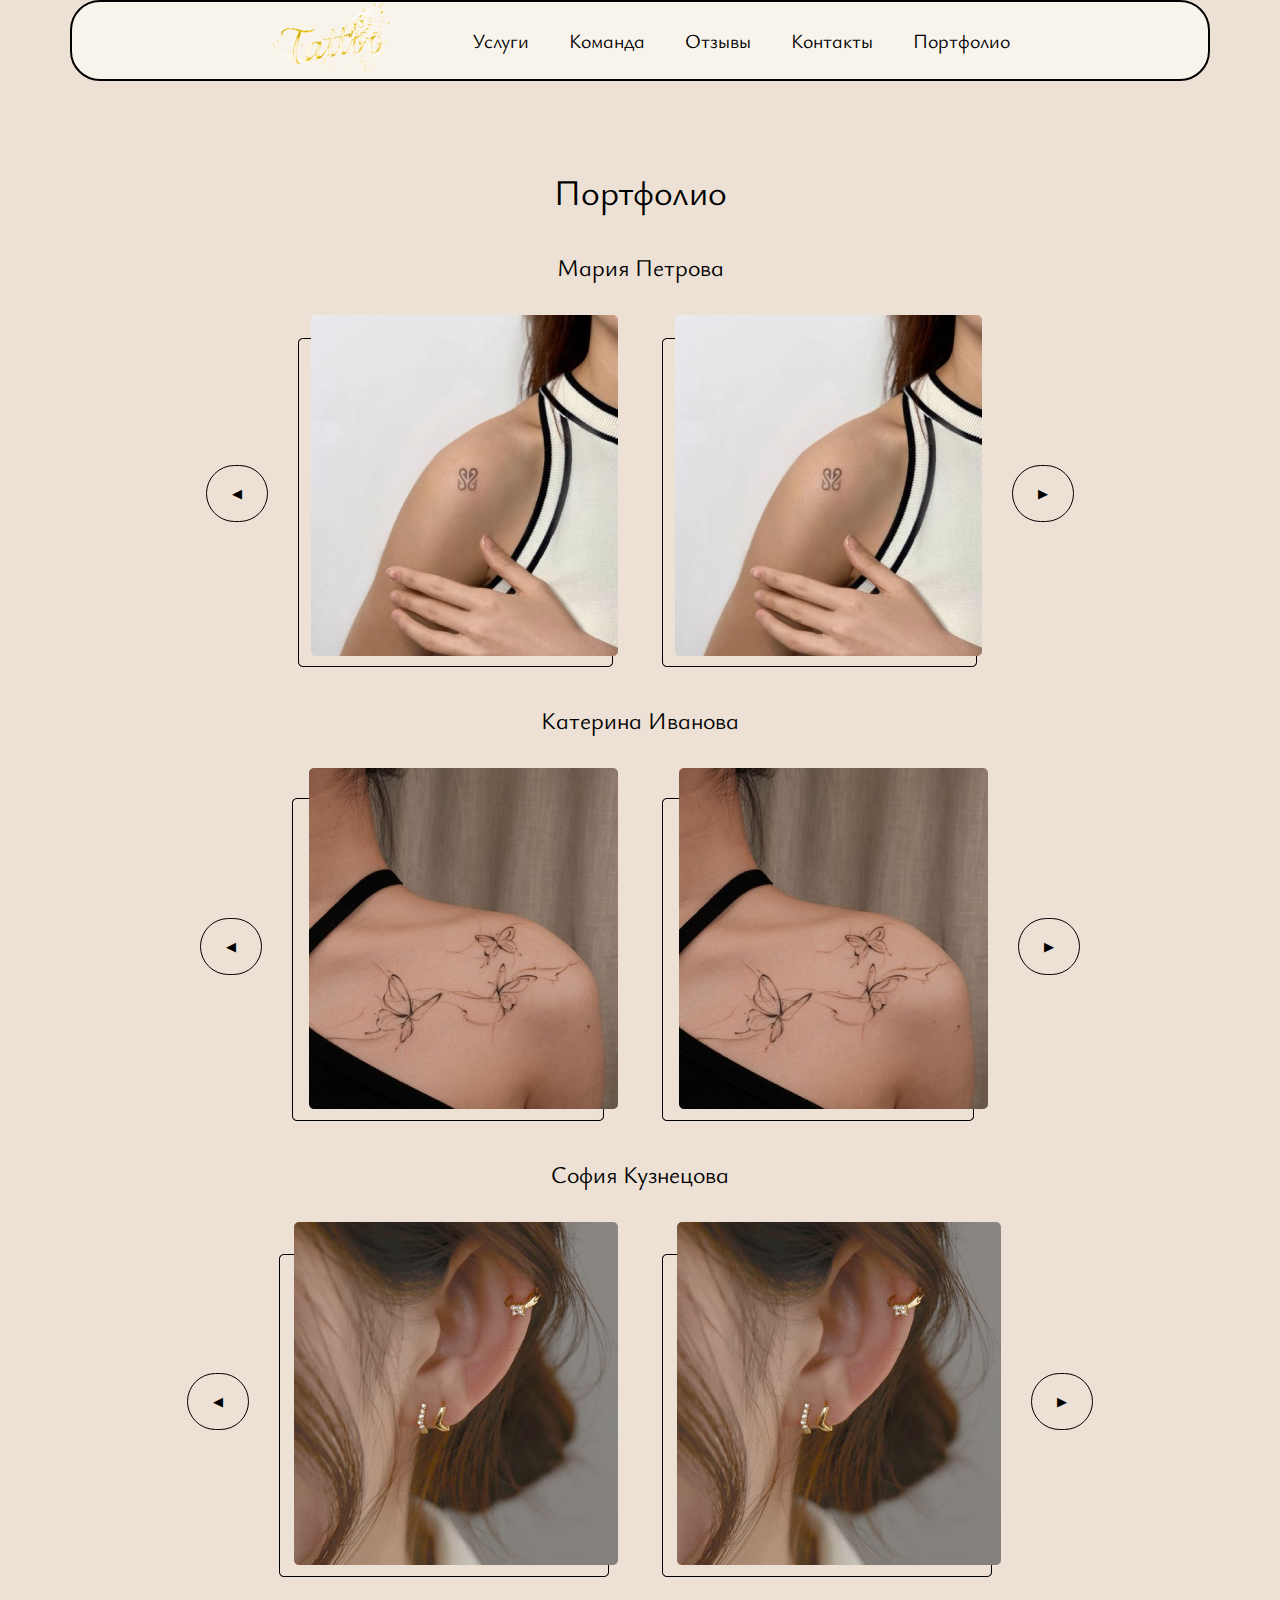
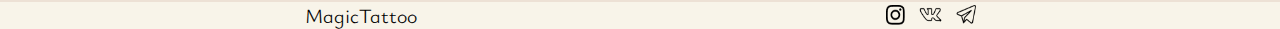
<file: portfolio.html>
<!DOCTYPE html>
<html lang="en">

<head>
    <meta charset="UTF-8">
    <meta name="viewport" content="width=device-width, initial-scale=1.0">
    <title>Портфолио</title>
    <link rel="stylesheet" href="style.css">
</head>

<body>
    <section id="registration">
        <div class="container">
            <header>
                <div class="burger">
                    <div class="logo">
                        <img src="./images/logo.png" alt="logotip">
                    </div>
                    <div class="mobile-nav">
                        <button class="burger-menu" onclick="toggleMenu()">☰</button>
                        <ul class="mobile-menu" id="mobileMenu">
                            <li><a href="index.html#our_services">Услуги</a></li>
                            <li><a href="index.html#our_masters">Команда</a></li>
                            <li><a href="index.html#reviews">Отзывы</a></li>
                            <li><a href="index.html#contacts">Контакты</a></li>
                            <li><a href="index.htmlportfolio.html">Портфолио</a></li>
                        </ul>
                    </div>
                </div>

                <nav class="desktop-nav">
                    <ul>
                        <li class="menu"><a href="index.html#our_services">Услуги</a></li>
                        <li class="menu"><a href="index.html#our_masters">Команда</a></li>
                        <li class="menu"><a href="index.html#reviews">Отзывы</a></li>
                        <li class="menu"><a href="index.html#contacts">Контакты</a></li>
                        <li class="menu"><a href="portfolio.html#portfolio">Портфолио</a></li>
                    </ul>
                </nav>

            </header>
            <script>
                function toggleMenu() {
                    const menu = document.getElementById('mobileMenu');
                    menu.classList.toggle('active');
                }
            </script>
        </div>
    </section>

    <section id="portfolio">
        <div class="container">
            <h3>Портфолио</h3>

            <!-- Портфолио 1 -->
            <div class="portfolio_1">
                <div class="title_block" id="portfolio_maria">
                    <h4>Мария Петрова</h4>
                </div>
                <div class="portfolio-container">
                    <button class="nav-button" id="prevButton1">◀</button>
                    <div class="portfolio" id="portfolio_1_1">
                        <img src="./images/portfolio3 (2).png" alt="">
                        <img src="./images/portfolio3 (2).png" alt="">
                    </div>
                    <div class="portfolio" id="portfolio_1_2" style="display: none;">
                        <img src="./images/portfolio3 (1).png" alt="">
                        <img src="./images/portfolio3 (1).png" alt="">
                    </div>
                    <button class="nav-button" id="nextButton1">▶</button>
                </div>
            </div>

            <!-- Портфолио 2 -->
            <div class="portfolio_1">
                <div class="title_block" id="portfolio_katerina">
                    <h4>Катерина Иванова</h4>
                </div>
                <div class="portfolio-container">
                    <button class="nav-button" id="prevButton2">◀</button>
                    <div class="portfolio" id="portfolio_2_1">
                        <img src="./images/portfolio3 (1).png" alt="">
                        <img src="./images/portfolio3 (1).png" alt="">
                    </div>
                    <div class="portfolio" id="portfolio_2_2" style="display: none;">
                        <img src="./images/portfolio3 (2).png" alt="">
                        <img src="./images/portfolio3 (2).png" alt="">
                    </div>
                    <button class="nav-button" id="nextButton2">▶</button>
                </div>
            </div>

            <!-- Портфолио 3 -->
            <div class="portfolio_1">
                <div class="title_block" id="portfolio_sofia">
                    <h4>София Кузнецова</h4>
                </div>
                <div class="portfolio-container">
                    <button class="nav-button" id="prevButton3">◀</button>
                    <div class="portfolio" id="portfolio_3_1">
                        <img src="./images/portfolio1.png" alt="">
                        <img src="./images/portfolio1.png" alt="">
                    </div>
                    <div class="portfolio" id="portfolio_3_2" style="display: none;">
                        <img src="./images/portfolio3 (1).png" alt="">
                        <img src="./images/portfolio3 (1).png" alt="">
                    </div>
                    <button class="nav-button" id="nextButton3">▶</button>
                </div>
            </div>
        </div>
    </section>

    <script>
        function setupPortfolio(prevButtonId, nextButtonId, portfolioIds) {
            let currentPortfolioPair = 0;
            const portfolios = portfolioIds.map(id => document.getElementById(id));

            function updatePortfolios() {
                portfolios.forEach((portfolio, index) => {
                    if (index === currentPortfolioPair) {
                        portfolio.style.display = 'block';
                    } else {
                        portfolio.style.display = 'none';
                    }
                });
            }

            document.getElementById(prevButtonId).addEventListener('click', () => {
                if (currentPortfolioPair > 0) {
                    currentPortfolioPair--;
                    updatePortfolios();
                }
            });

            document.getElementById(nextButtonId).addEventListener('click', () => {
                if (currentPortfolioPair < portfolios.length - 1) {
                    currentPortfolioPair++;
                    updatePortfolios();
                }
            });

            updatePortfolios();
        }

        setupPortfolio('prevButton1', 'nextButton1', ['portfolio_1_1', 'portfolio_1_2']);
        setupPortfolio('prevButton2', 'nextButton2', ['portfolio_2_1', 'portfolio_2_2']);
        setupPortfolio('prevButton3', 'nextButton3', ['portfolio_3_1', 'portfolio_3_2']);
    </script>

    <section id="footer">
        <footer>
            <div class="container">
                <div class="footer_desc">
                    <p>MagicTattoo</p>
                    <img src="./images/Group 26.png" alt="">

                </div>
            </div>
        </footer>
    </section>

</body>

</html>
</file>
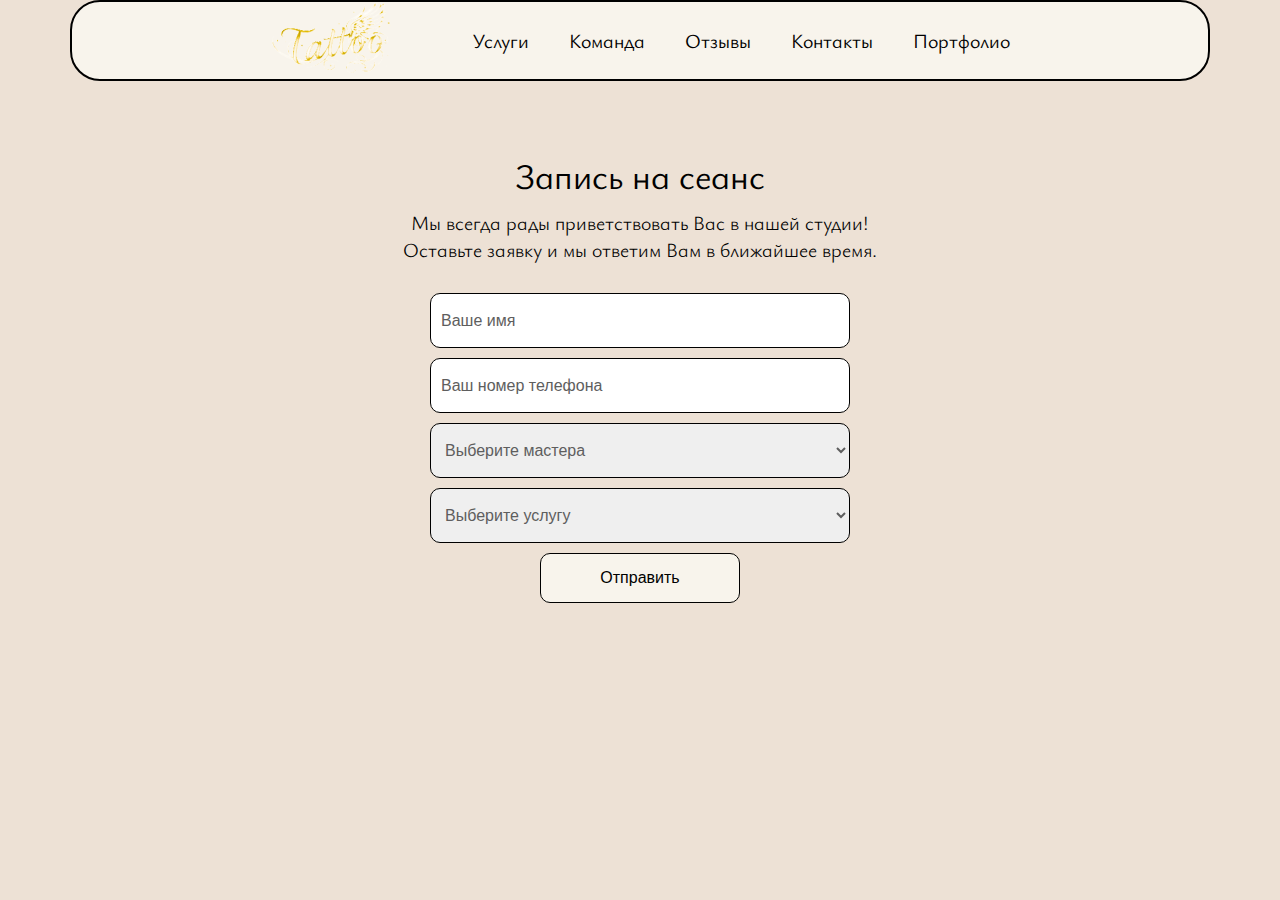
<file: registration.html>
<!DOCTYPE html>
<html lang="en">

<head>
    <meta charset="UTF-8">
    <meta name="viewport" content="width=device-width, initial-scale=1.0">
    <title>Document</title>
    <link rel="stylesheet" href="style.css">
</head>

<body>
    <section id="registration">
        <div class="container">
            <header>
                <div class="burger">
                    <div class="logo">
                        <img src="./images/logo.png" alt="logotip">
                    </div>
                    <div class="mobile-nav">
                        <button class="burger-menu" onclick="toggleMenu()">☰</button>
                        <ul class="mobile-menu" id="mobileMenu">
                            <li><a href="index.html#our_services">Услуги</a></li>
                            <li><a href="index.html#our_masters">Команда</a></li>
                            <li><a href="index.html#reviews">Отзывы</a></li>
                            <li><a href="index.html#contacts">Контакты</a></li>
                            <li><a href="index.htmlportfolio.html">Портфолио</a></li>
                        </ul>
                    </div>
                </div>

                <nav class="desktop-nav">
                    <ul>
                        <li class="menu"><a href="index.html#our_services">Услуги</a></li>
                        <li class="menu"><a href="index.html#our_masters">Команда</a></li>
                        <li class="menu"><a href="index.html#reviews">Отзывы</a></li>
                        <li class="menu"><a href="index.html#contacts">Контакты</a></li>
                        <li class="menu"><a href="portfolio.html#portfolio">Портфолио</a></li>
                    </ul>
                </nav>

            </header>

            <script>
                function toggleMenu() {
                    const menu = document.getElementById('mobileMenu');
                    menu.classList.toggle('active');
                }
            </script>
        </div>
    </section>

    <section id="registration_desc">
        <div class="container">
            <div class="registration_desc">
                <h6>Запись на сеанс</h6>
                <p>Мы всегда рады приветствовать Вас в нашей студии!<br> Оставьте заявку и мы ответим Вам в ближайшее
                    время.
                </p>
            </div>

            <div class="registration_all">
                <div class="registration_form">
                    <input type="text" id="name" placeholder="Ваше имя" required>
                    <input type="tel" id="phone" placeholder="Ваш номер телефона" required>
                    <select id="master" required>
                        <option value="" disabled selected>Выберите мастера</option>
                        <option value="marina">Марина Петрова</option>
                        <option value="katerina">Катерина Иванова</option>
                        <option value="sofia">София Кузнецова</option>
                    </select>
                    <select id="service" required>
                        <option value="" disabled selected>Выберите услугу</option>
                        <option value="tattoo">Нанесение татуировки</option>
                        <option value="piercing">Пирсинг</option>
                        <option value="removal">Снятие татуировки</option>
                        <option value="correction">Коррекция татуировки</option>
                        <option value="consultation">Консультация</option>
                        <option value="sketch">Разработка эскизов</option>
                    </select>
                    <button type="submit" onclick="submitForm()">Отправить</button>
                    <div id="successMessage" class="success-message" style="display: none;">Заявка успешно отправлена!
                    </div>
                </div>
            </div>
        </div>
    </section>
    
    <script>
        function submitForm() {
            // Получаем значения полей ввода
            const name = document.getElementById('name').value;
            const phone = document.getElementById('phone').value;
            const master = document.getElementById('master').value;
            const service = document.getElementById('service').value;

            // Проверяем, что поля не пустые
            if (!name || !phone || !master || !service) {
                alert('Пожалуйста, заполните все поля.');
                return;
            }

            // Проверка имени (только буквы и пробелы)
            const namePattern = /^[A-Za-zА-Яа-я\s]+$/;
            if (!namePattern.test(name)) {
                alert('Имя должно содержать только буквы и пробелы.');
                return;
            }

            // Проверка номера телефона (пример: +7 (123) 456-78-90)
            const phonePattern = /^\+7 \(\d{3}\) \d{3}-\d{2}-\d{2}$/;
            if (!phonePattern.test(phone)) {
                alert('Пожалуйста, введите номер телефона в формате +7 (123) 456-78-90.');
                return;
            }

            // Если все проверки пройдены, показываем сообщение об успешной отправке
            const successMessage = document.getElementById('successMessage');
            successMessage.style.display = 'block';

            // Очищаем поля ввода
            document.getElementById('name').value = '';
            document.getElementById('phone').value = '';
            document.getElementById('master').value = '';
            document.getElementById('service').value = '';

            // Скрываем сообщение через 3 секунды
            setTimeout(() => {
                successMessage.style.display = 'none';
            }, 3000);
        }
    </script>

</body>

</html>
</file>
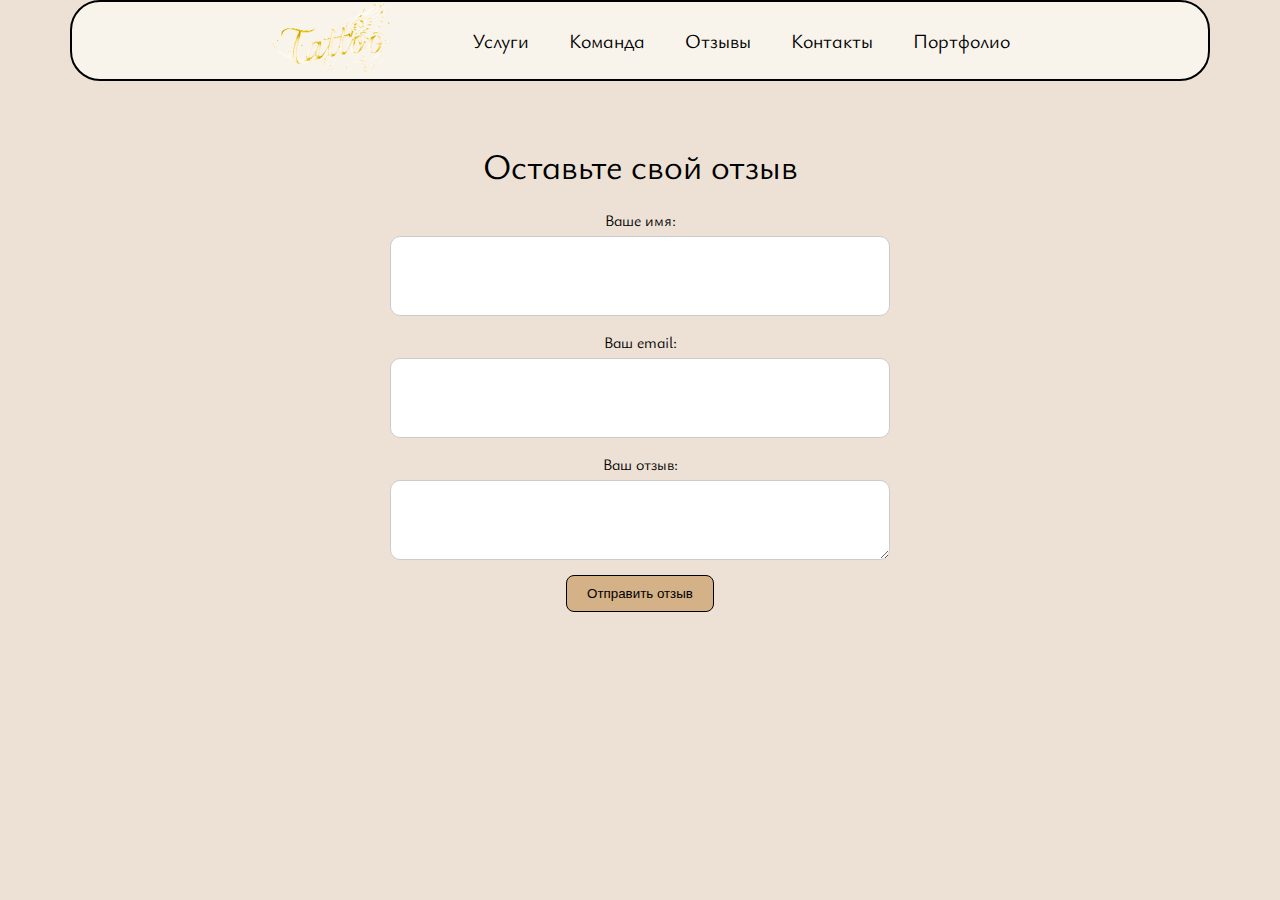
<file: reviews_2.html>
<!DOCTYPE html>
<html lang="en">
<head>
    <meta charset="UTF-8">
    <meta name="viewport" content="width=device-width, initial-scale=1.0">
    <title>Document</title>
    <link rel="stylesheet" href="style.css">

</head>
<body>
    
    <section id="registration">
        <div class="container">
            <header>
                <div class="burger">
                    <div class="logo">
                        <img src="./images/logo.png" alt="logotip">
                    </div>
                    <div class="mobile-nav">
                        <button class="burger-menu" onclick="toggleMenu()">☰</button>
                        <ul class="mobile-menu" id="mobileMenu">
                            <li><a href="index.html#our_services">Услуги</a></li>
                            <li><a href="index.html#our_masters">Команда</a></li>
                            <li><a href="index.html#reviews">Отзывы</a></li>
                            <li><a href="index.html#contacts">Контакты</a></li>
                            <li><a href="index.htmlportfolio.html">Портфолио</a></li>
                        </ul>
                    </div>
                </div>

                <nav class="desktop-nav">
                    <ul>
                        <li class="menu"><a href="index.html#our_services">Услуги</a></li>
                        <li class="menu"><a href="index.html#our_masters">Команда</a></li>
                        <li class="menu"><a href="index.html#reviews">Отзывы</a></li>
                        <li class="menu"><a href="index.html#contacts">Контакты</a></li>
                        <li class="menu"><a href="portfolio.html#portfolio">Портфолио</a></li>
                    </ul>
                </nav>

            </header>

            <script>
                function toggleMenu() {
                    const menu = document.getElementById('mobileMenu');
                    menu.classList.toggle('active');
                }
            </script>
        </div>
    </section>


    <section class="feedback-section">
        <div class="container">
            <div class="feedback-form">
                <h2>Оставьте свой отзыв</h2>
                <form action="#" method="post">
                    <label for="name">Ваше имя:</label>
                    <input type="text" id="name" name="name" required>
    
                    <label for="email">Ваш email:</label>
                    <input type="email" id="email" name="email" required>
    
                    <label for="review">Ваш отзыв:</label>
                    <textarea id="review" name="review" rows="4" required></textarea>
    
                    <button type="submit">Отправить отзыв</button>
                </form>
            </div>
        </div>
    </section>
    
    </body>
    </html>
    
</body>
</html>



</body>
</html>
</file>
<file: style.css>
@import url('https://fonts.googleapis.com/css2?family=Playfair+Display:ital,wght@0,400..900;1,400..900&family=Roboto:ital,wght@0,100;0,300;0,400;0,500;0,700;0,900;1,100;1,300;1,400;1,500;1,700;1,900&family=Ysabeau+Infant:ital,wght@0,1..1000;1,1..1000&display=swap');

html {
    box-sizing: border-box;
}

*,
*::before,
*::after {
    box-sizing: inherit;
}

.fade-in {
    opacity: 0;
    transform: translateY(20px);
    transition: opacity 1.0s ease, transform 1.5s ease;
}

.fade-in.active {
    opacity: 1;
    transform: translateY(0);
}
body {
    margin: 0;
    padding: 0;
    background-color: #EDE1D5;
    font-family: 'Ysabeau Infant';
}

.container {
    width: 1140px;
    margin: 0 auto;
}

.burger {
    z-index: 1000;
}

li {
    list-style: none;
    margin-left: 40px;
}

a {
    color: #000000;
    text-decoration: none;
    font-size: 24px;
    position: relative;
}

.menu a:hover::after {
    content: '';
    position: absolute;
    left: 0;
    right: 0;
    bottom: -5px;
    height: 1px;
    background-color: #000000;
}

ul {
    display: flex;
}

header {
    display: flex;
    align-items: center;
    justify-content: left;
}


.detail_img {
    position: absolute;
}




.coverDescription {
    display: flex;
    justify-content: space-between;
    align-items: center;
    padding: 20px;
    width: 100%;

}

.text-content {
    text-align: center;
}


.desktop_cover_image img {
    max-width: 100%;
    height: auto;
    text-align: center;
}

p {
    font-size: 18px;
    font-weight: 300;
}

h1 {
    font-size: 80px;
    font-weight: normal;
}

h2,
h3 {
    font-size: 36px;
    font-weight: normal;
}



h1,
h2,
p {
    margin: 0px;
    padding: 5 5px;
}



.button {
    display: inline-block;
    width: 280px;
    height: 70px;
    font-size: 24px;
    color: #000000;
    background-color: #F8F4EC;
    border-radius: 30px;
    transition: 0.5s ease;
    line-height: 60px;
    margin-top: 20px;
    border: 1px solid #000000;
    text-align: center;
}

.button:hover {
    background-color: #ebccc3;
    border: none;
}

/* НАШИ УСЛУГИ */

#our_services {
    margin-top: 100px;
}

#our_services .services {
    display: flex;
    flex-direction: column;
    align-items: center;
}

#our_services .services img {
    max-width: 100%;
    height: auto;
    margin: 15px;
}

h3 {
    font-size: 36px;
    text-align: center;

}

.row {
    flex-wrap: wrap;
    display: flex;
    justify-content: center;
    margin-bottom: 50px;
}

.divider1 {
    height: 2px;
    background-image: linear-gradient(to right, #9c764f39, #b0795a, #b07e5c);
    width: 100%;
}

.divider3 {
    height: 2px;
}

.service-item {
    text-align: center;
    margin: 0 15px;
}

.service-item img {
    max-width: 100%;
    height: auto;
}

.button {
    display: inline-block;
    width: 200px;
    height: 50px;
    font-size: 16px;
    color: #000000;
    background-color: #f8f4ec00;
    border-radius: 10px;
    text-align: center;
    line-height: 50px;
    transition: 0.3s;
    margin-top: 10px;
    text-decoration: none;
}

.button:hover {
    background-color: #F8F4EC;
}

p {
    font-size: 20px;
}

/* НАШИ МАСТЕРА */

.master_1 {
    display: flex;
    justify-content: center;
    align-items: center;
}

.master-image1 {
    width: 420px;
    margin-right: 40px;
}

.master-info {
    display: flex;
    flex-direction: column;
}

.master-info h4 {
    margin-bottom: 5px;
}

.master-info h5 {
    margin: 0;
}

.master-info p {
    margin-top: 10px;
}

h4 {
    font-size: 24px;
    font-weight: normal;
}

h5 {
    font-size: 18px;
    font-weight: normal;
    color: #5e5e5e;
}

.master_2 {
    display: flex;
    align-items: center;
    justify-content: center;
}

.master-image2 {
    width: 420px;
    margin-left: 20px;
}

.master-info a {
    margin-top: 20px;
}

.master_1 .button {
    background-color: rgba(253, 253, 241, 1);
    color: rgb(0, 0, 0);
    width: 200px;
    height: 50px;
    text-align: center;
    text-decoration: none;
    display: inline-block;
    font-size: 16px;
    border-radius: 10px;
    transition: 0.3s;
}

.master_1 .button:hover {
    background-color: #ffcaca;
}

.master_2 .button {
    background-color: rgba(253, 253, 241, 1);
    color: rgb(0, 0, 0);
    width: 200px;
    height: 50px;
    text-align: center;
    text-decoration: none;
    display: inline-block;
    font-size: 16px;
    border-radius: 10px;
    transition: 0.3s;
}

.master_2 .button:hover {
    background-color: #ffcaca;
}

/* НАШИ ПРИНЦИПЫ РАБОТЫ */

#work {
    margin-top: 50px;
    background-position: center;
    width: 100%;
    height: 700px;
    border-radius: 90px;

}

.work_cont {
    padding: 60px 150px;
    border-radius: 50px;
    background-color: #e5d2ba;
    display: flex;
    align-items: center;

}

.work-content {

    flex: 1;
    position: relative;
}

.work-image {
    max-width: 100%;
    height: auto;
    border-radius: 20px;

}

.dropdown-button {
    display: block;
    box-shadow: inset 2px 2px 3px rgba(0, 0, 0, 0.6);
    border-color: #000000;
    background-color: rgb(200, 163, 131);
    border-radius: 30px;
    width: 50px;
    height: 50px;
    margin-right: 20px;
    cursor: pointer;
}

.dropdown-content {
    display: none;
    padding: 10px;
    background-color: rgba(237, 225, 213, 1);
    border-radius: 20px;
    width: 450px;
    height: auto;
    margin-top: 10px;
    position: absolute;
    left: 0;
    right: 0;

}

.button-container {
    display: flex;
    align-items: center;

}

.button-text {
    font-size: 20px;
}

.divider {
    border: 0;
    height: 2px;
    background-image: linear-gradient(to left, #ffebd8, #b0795a, #b07e5c);
    margin: 20px 0;
    width: 70%;
}

.title {
    padding: 10px;
}


/* Отзывы */
.reviews-container {
    display: flex;
    align-items: center;
    justify-content: center;
    width: 100%;
}

.review {
    background-color: rgba(253, 253, 241, 0.358);
    width: 500px;
    height: 350px;
    padding: 40px;
    border: 1px solid #999696;
    border-radius: 50px;
    align-items: center;
    text-align: center;
    margin: 0 10px;
    display: none;
}

.review-content h6 {
    font-size: 24px;
    margin: 10px 0px;
    font-weight: normal;
}

.review.active {
    display: block;
}

.review-content {
    display: flex;
    flex-direction: column;
    text-align: center;
}

#reviews {
    width: 100%;
}

.review-content img {
    width: 40px;
    margin-bottom: 10px;
}

.nav-button {
    background-color: #92582b00;
    color: rgb(0, 0, 0);
    border: 1px solid black;
    border-radius: 40px;
    padding: 20px 25px;
    margin: 0 10px;
    cursor: pointer;
}

.nav-button:hover {
    background-color: #b38855;
}

.leave-review-container {
    display: flex;
    justify-content: center;
    margin-top: 10px;
}

.button:hover {
    background-color: #b38855;
}

.contacts_all {
    margin-top: 50px;
    display: flex;
    align-items: center;
    justify-content: space-around;
}

.contacts_description {
    display: flex;
    flex-direction: column;
    align-items: flex-start;
}

.contact_item {
    display: flex;
    align-items: center;
    margin-bottom: 25px;
}

.contact_item img {
    width: 60px;
    margin-right: 30px;

}

.contact_item p {
    margin: 0;
}

footer {
    background-color: #333;
    margin-top: 20px;
    background-color: rgba(248, 244, 233, 1);
}

.footer_desc {
    width: 100%;
    display: flex;
    justify-content: space-around;
    align-items: center;
}

.footer_desc img {
    width: 90px;
    height: 20px;
}




#registration header {
    background-color: #F8F4EC;
    border-radius: 20px;
    border: 1px solid #000000;
    display: flex;
    justify-content: center;
    align-items: center;
    margin: 0 auto;
    max-width: 1140px;


}

#registration header a {
    font-size: 20px;
}


#registration .container {
    display: flex;
    justify-content: center;
    align-items: center;
    flex-direction: column;
}

#registration_desc {
    text-align: center;
}

#registration_desc h6 {
    font-size: 36px;
    font-weight: normal;
    padding-top: 60px;
}

#registration {
    width: 100%;
}


#registration_desc h6,
#registration_desc p {
    margin: 10px;
}

#registration_desc p {
    padding-bottom: 30px;
    margin-bottom: 0px;
}


.registration_form {
    display: flex;
    flex-direction: column;
    align-items: center;
    width: 100%;
}

.registration_form input,
.registration_form select {
    width: 420px;
    height: 55px;
    margin-bottom: 10px;
    padding: 10px;
    border: 1px solid #000000;
    border-radius: 10px;
    font-size: 16px;
    color: #5e5e5e;
}

.registration_form input::placeholder {
    color: #5e5e5e;
}

.registration_form button {
    width: 200px;
    height: 50px;
    background-color: #F8F4EC;
    border: 1px solid #000000;
    border-radius: 10px;
    font-size: 16px;
    color: #000000;
    cursor: pointer;
    transition: box-shadow 0.3s ease;
}

.registration_form button:hover {
    background-color: #ebccc3;
}

.more_details {
    padding: 5px;
    text-align: center;
}

.more_details h6 {
    font-size: 36px;
    font-weight: normal;
}

.more p,
h4 {
    text-align: left;
}

.price_button {
    display: flex;
    align-items: center;
    margin-top: 30px;
}



.price_button a:hover {
    background-color: #ebccc3;
    box-shadow: 0 4px 8px rgba(0, 0, 0, 0.2);

}

.price_button p {
    margin-left: 20px;
    font-size: 28px;
}

.content {
    display: flex;
    justify-content: space-around;
}



.more_details .container img {
    max-width: 50%;
    height: auto;
}



#registration header {
    background-color: #F8F4EC;
    border-radius: 30px;
    display: flex;
    justify-content: center;
    align-items: center;
    margin: 0 auto;
    width: 100%;
    max-width: 1140px;
    border: 2px solid #000000;

}



#portfolio {
    display: flex;
    justify-content: space-between;
    text-align: center;
    margin-top: 50px;
    width: 100%;

}

.title_block h4 {
    display: flex;
    justify-content: center;
}

.portfolio-container {
    display: flex;
    justify-content: center;
    align-items: center;
}


.portfolio img {
    padding: 0 20px;
    max-width: 100%;
    height: auto;
}




.feedback-form {
    text-align: center;
    margin-top: 40px;
}

.feedback-form h2 {
    margin-bottom: 20px;
}

.feedback-form form {
    display: flex;
    flex-direction: column;
    align-items: center;
}

.feedback-form label {
    display: block;
    margin-bottom: 5px;
}

.feedback-form input,
.feedback-form input,
.feedback-form textarea {
    width: 500px;
    height: 80px;
    padding: 8px;
    margin-bottom: 15px;
    border: 1px solid #ccc;
    border-radius: 10px;
}

.feedback-form button {
    padding: 10px 20px;
    background-color: #d4b186;
    transition: 0.3s;
    color: #000000;
    border: 1px solid;
    border-radius: 8px;
    cursor: pointer;
}

.feedback-form button:hover {
    box-shadow: 0 4px 8px rgba(0, 0, 0, 0.2);
    border: none;
}

.feedback-section {
    margin-top: 60px;
}






/* Медиа-запросы для адаптивности */

@media (max-width: 430px) {


    .container {
        max-width: 430px;
    }

    a {
        font-size: 18px;
    }


    p {
        font-size: 16px;
    }

    h1 {
        font-size: 40px;
    }

    h2,
    h3 {
        font-size: 24px;
    }

    #our_services {
        margin-top: 500px;
    }

    .detail_img img {
        max-width: 65%;
    }


    .coverDescription {
        display: flex;
        flex-direction: column;
        margin-top: 50px;

    }


    h1,
    h2,
    p {
        margin: 0px;
    }


    .logo img {
        max-width: 70%;

    }

    .text-content {
        margin-right: 0;
    }



    /* НАШИ УСЛУГИ */


    #our_services .services img {
        max-width: 70%;
        height: auto;

    }

    #our_services {
        margin-top: 0px;
    }

    .divider1 {
        width: 80%;
    }


    .service-item img {
        max-width: 80%;
        height: auto;
    }

    .button {
        width: 150px;
        height: 45px;
        font-size: 14px;
        color: #000000;
        background-color: #f8f4ec00;
        border-radius: 10px;
        text-align: center;
        line-height: 40px;
        margin-top: 10px;
    }


    p {
        font-size: 16px;
    }

    /* НАШИ МАСТЕРА */

    .master_1 {
        display: flex;
        flex-direction: column;
        justify-content: center;
        align-items: center;
    }

    .masters img {
        margin-top: 20px;
        width: 80%;
    }

    .master-image1 {
        margin-right: 0;
    }

    .master-info {
        display: flex;
        flex-direction: column;
        text-align: center;
        align-items: center;
    }



    .master_2 {
        display: flex;
        flex-direction: column;
        align-items: center;
        justify-content: center;
    }



    .masters .button {
        width: 150px;
        height: 40px;
        font-size: 14px;
        border-radius: 10px;

    }

    .detail_img {
        display: none;
    }



    .price_button a {
        width: 180px;
        height: 45px;
        background-color: #F8F4EC;
        border: 1px solid #000000;
        border-radius: 10px;
        font-size: 16px;
        color: #000000;
        cursor: pointer;
        transition: box-shadow 0.3s ease;

    }


    /* НАШИ ПРИНЦИПЫ РАБОТЫ */

    #work {
        height: auto;
        border-radius: 40px;
    }

    .work_cont {
        padding: 10px 0px;
        flex-direction: column;
        align-items: center;
    }

    .work-content {
        padding: 10px;
    }


    .dropdown-button {
        border-radius: 20px;
        width: 40px;
        height: 40px;
    }

    .dropdown-content {
        border-radius: 20px;
        width: 100%;
        height: auto;
        margin-top: 10px;
        position: absolute;
        left: 0;
        right: 0;
    }


    .button-text {
        font-size: 16px;
    }

    .divider {
        margin: 10px 0;
        width: 100%;
    }


    /* ОТЗЫВЫ */



    .review {
        width: 100%;
        height: auto;
        padding: 20px;
        border-radius: 30px;
    }

    .review-content img {
        width: 30px;
    }

    .reviews-container .nav-button {
        margin: 10px 10px;
        padding: 10px 15px;
        border-radius: 30px;
    }

    .leave-review-container {
        margin-top: 10px;
    }

    .button {
        width: 40%;
        font-size: 16px;
    }


    /* Контакты */

    .contacts_all {
        display: flex;
        flex-direction: column;
        align-items: center;
        justify-content: center;
    }

    .contacts_description {
        display: flex;
        flex-direction: column;
        margin-top: 20px;
    }

    .contact_item {
        margin-bottom: 15px;
    }


    .master-image1,
    .master-image2 {
        order: -1;
    }

    .master-image2 {
        margin-left: 0px;
    }

    .contact_item img {
        width: 40px;
        margin-right: 10px;
    }

    .contact_item p {
        font-size: 16px;
    }

    /* Карта */

    .contacts_all iframe {
        width: 100%;
        height: 300px;
        border: none;
        border-radius: 10px;
        margin-top: 20px;
    }


    /* Бургер-меню */

    /* Основные стили */
    .desktop-nav {
        display: none;
    }

    .desktop_cover_image {
        max-width: 50%;
        margin-top: 20px;
    }

    .mobile-nav {
        display: block;
    }

    .burger {
        display: flex;
        justify-content: space-around;
        align-items: center;
        width: 100%;
    }

    .burger-menu {
        background: none;
        border: none;
        font-size: 28px;
        cursor: pointer;
    }

    .mobile-menu {
        display: none;
        flex-direction: column;
        border: 1px solid #000000;
        border-radius: 10px;
        z-index: 1000;
    }

    .mobile-menu.active {
        display: flex;
    }

    .mobile-menu li {
        margin: 10px 0;
    }


    /* Десктопная версия */
    @media (min-width: 431px) {
        .mobile-nav {
            display: none;
        }

        .desktop-nav {
            display: flex;
        }

        .burger {
            display: none;
        }
    }

    /* Стили для header */
    .container {
        padding: 0 20px; /* Уменьшаем отступы на мобильных устройствах */
    }
    header {
        width: 100%;
        background-color: #F8F4EC;
        border-radius: 30px;
        border: 1px solid black;
    }

    .registration_form input,
    .registration_form select {
        width: 300px;
        height: 50px;
    }


    .registration_form button {
        width: 150px;
        height: 50px;
        background-color: #F8F4EC;
        border: 1px solid #000000;
        border-radius: 10px;
        font-size: 16px;
        color: #000000;
        cursor: pointer;
        transition: box-shadow 0.3s ease;
    }

    
    #registration_desc {
        text-align: center;
        width: 100%;
    }

    #registration_desc h6 {
        margin-top: 0px;

    }

    .row {
        margin-bottom: 0px;
    }



    .desktop-nav ul {
        display: flex;
        list-style: none;
        margin: 0;
        padding: 0;
    }

    .desktop-nav li {
        margin-left: 20px;
    }

    /* Для мобильного меню */
    .mobile-nav {
        position: relative;
    }

    .mobile-menu {
        position: absolute;
        right: 0;
    }


    .detail_img {
        display: none;
    }


    .mobile-menu {
        background: #b18765;
        border: 1px solid #000000;
        top: 60px;
        right: 0;
        width: 200px;
        border-radius: 10px;
        box-shadow: 0 0 10px rgba(0, 0, 0, 0.1);
        position: absolute;
        z-index: 1000;
    }

    .mobile-menu a {
        color: #000000;
        font-size: 16px;
    }




    .more_details h6,
    .more_details h4 {
        margin: 0;
        margin-top: 40px;
        text-align: center;
    }

    .content {
        display: flex;
        flex-direction: column;
        align-items: center;
        justify-content: center;
    }

    .price_button {
        display: flex;
        justify-content: center;
        margin-top: 20px;
    }

    .more_details .container img {
        margin-top: 30px;
    }




    .more p,
    h4 {
        text-align: center;
    }


    #portfolio {
        flex-direction: column;
        align-items: center;
        margin-top: 30px;
        margin: 0px;
    }


    .price_button p {
        margin-left: 20px;
        font-size: 28px;
    }

    .content {
        display: flex;
        flex-direction: column;
        justify-content: space-around;

    }


    .portfolio img {
        width: 80%;
        margin: 5px 0;
    }

    #portfolio .nav-button {
        padding: 10px 15px;
        border-radius: 30px;
    }

    .more_details .container img {
        max-width: 60%;
        height: auto;
    }


    .desktop_img_more {
        display: none;
    }

    .feedback-form input,
    .feedback-form input,
    .feedback-form textarea {
        width: 350px;
        height: 70px;
    }

    .feedback-form button {
        padding: 15px 30px;
    }


    .text p {
        margin-top: 10px;
    }


    .footer_desc {
        width: 100%;
        background-color: #333;
        margin-top: 20px;
        background-color: rgba(248, 244, 233, 1);
    }
}





/* Десктопная версия */
@media (min-width: 431px) {
    .mobile-nav {
        display: none;
    }

    .desktop-nav {
        display: flex;
    }

    .mobile_img_more {
        display: none;
    }

}
</file>
